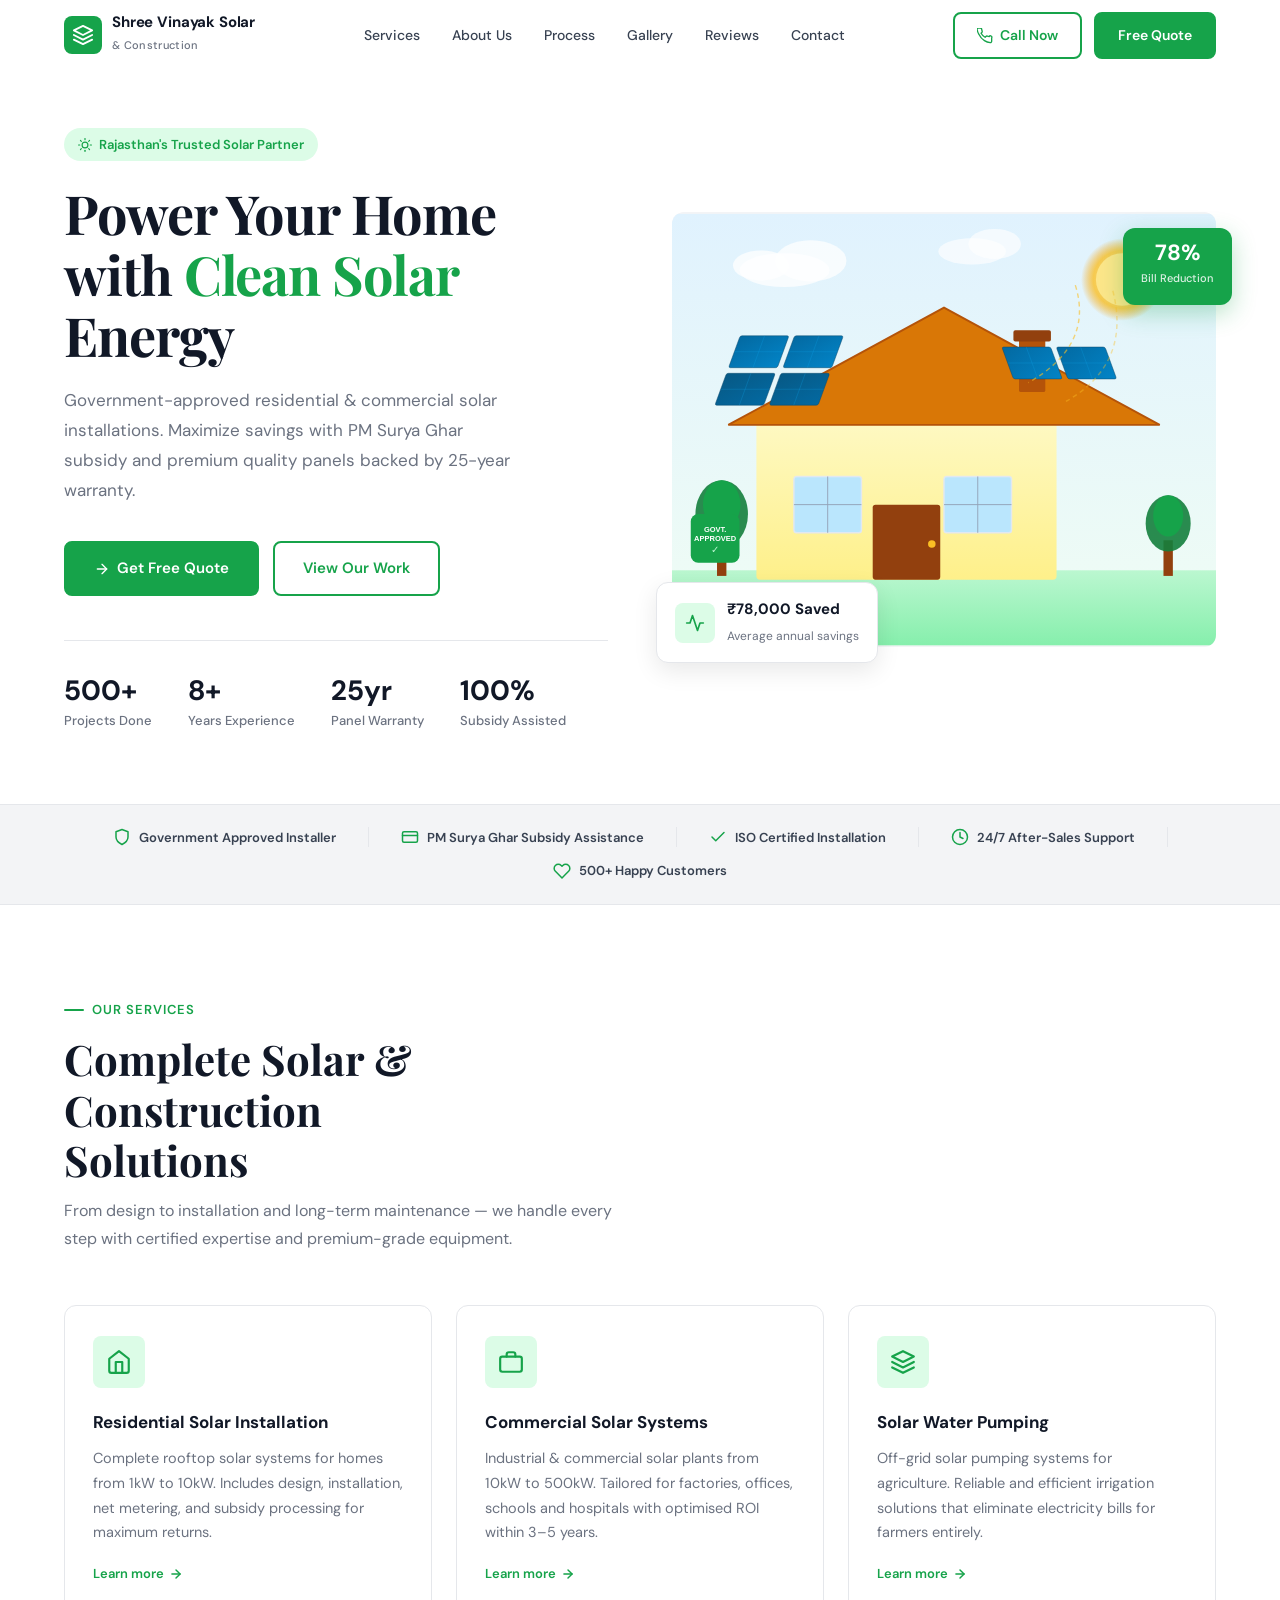
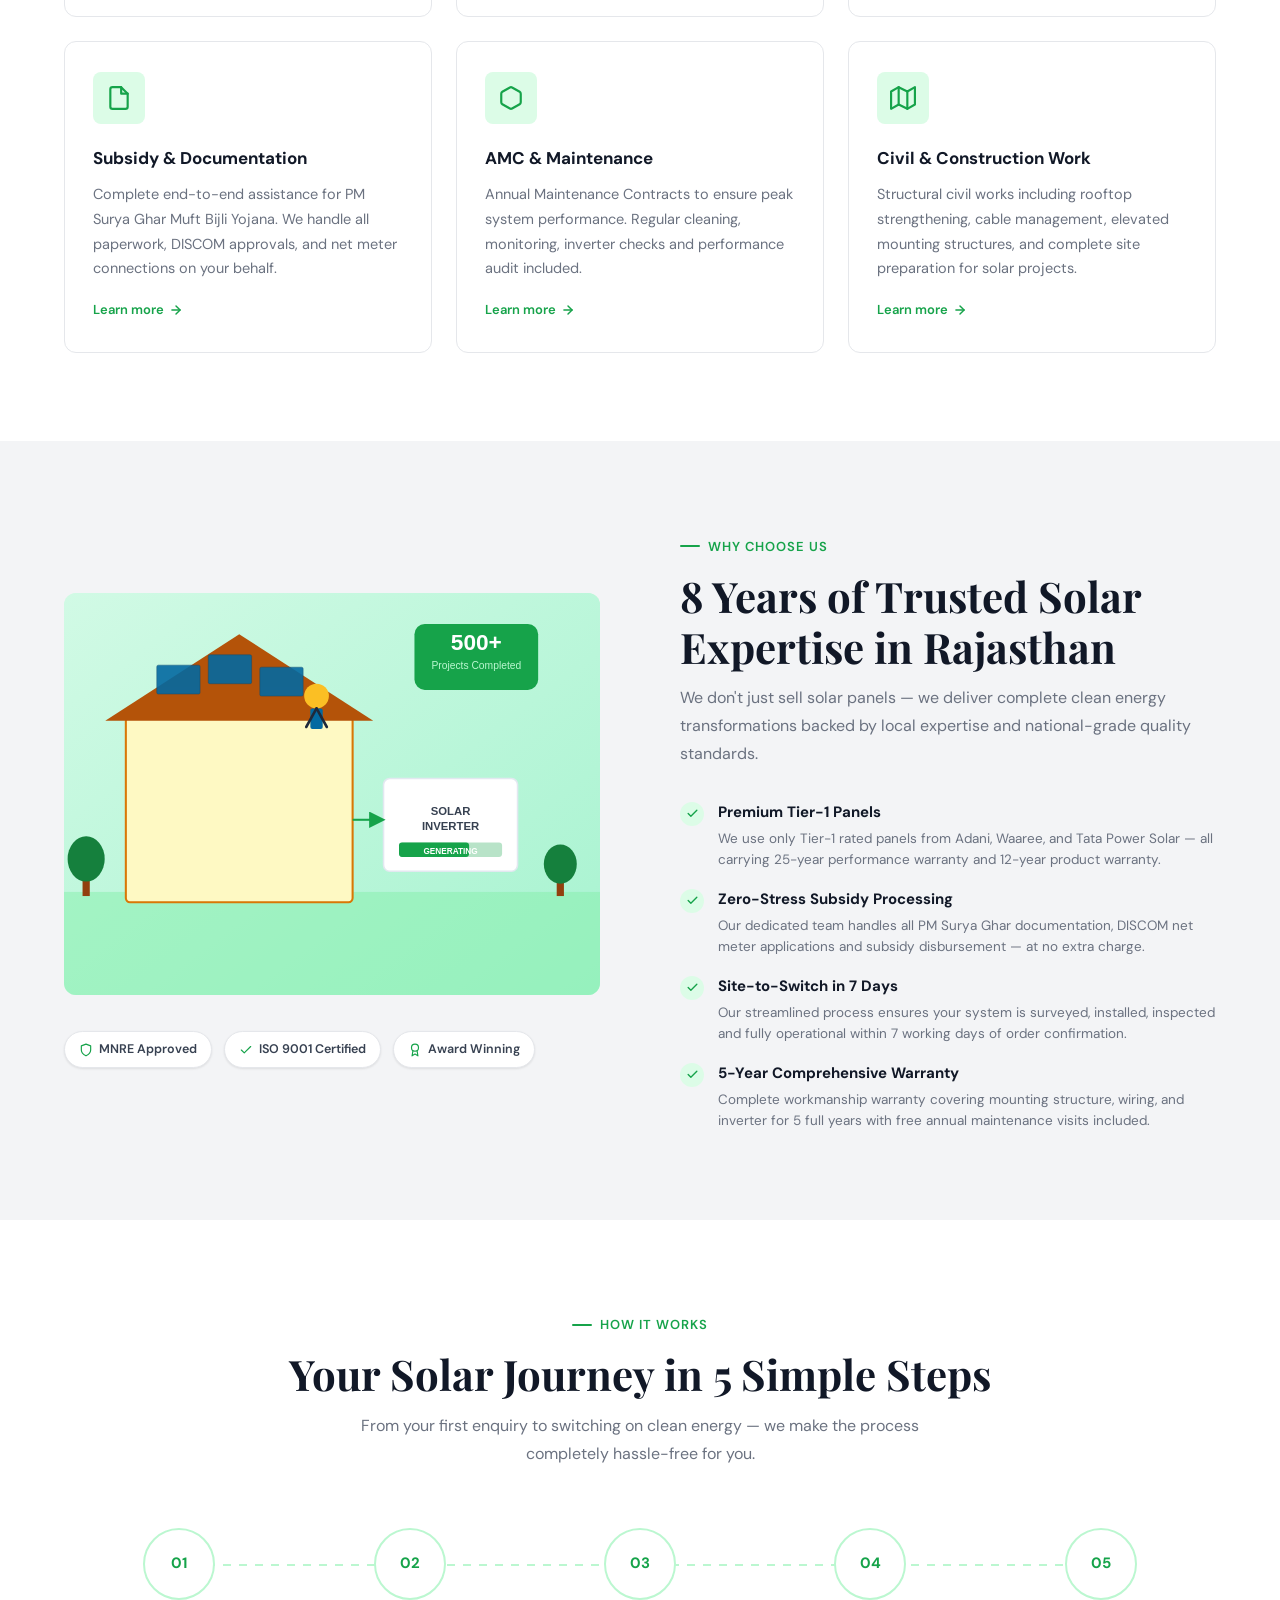
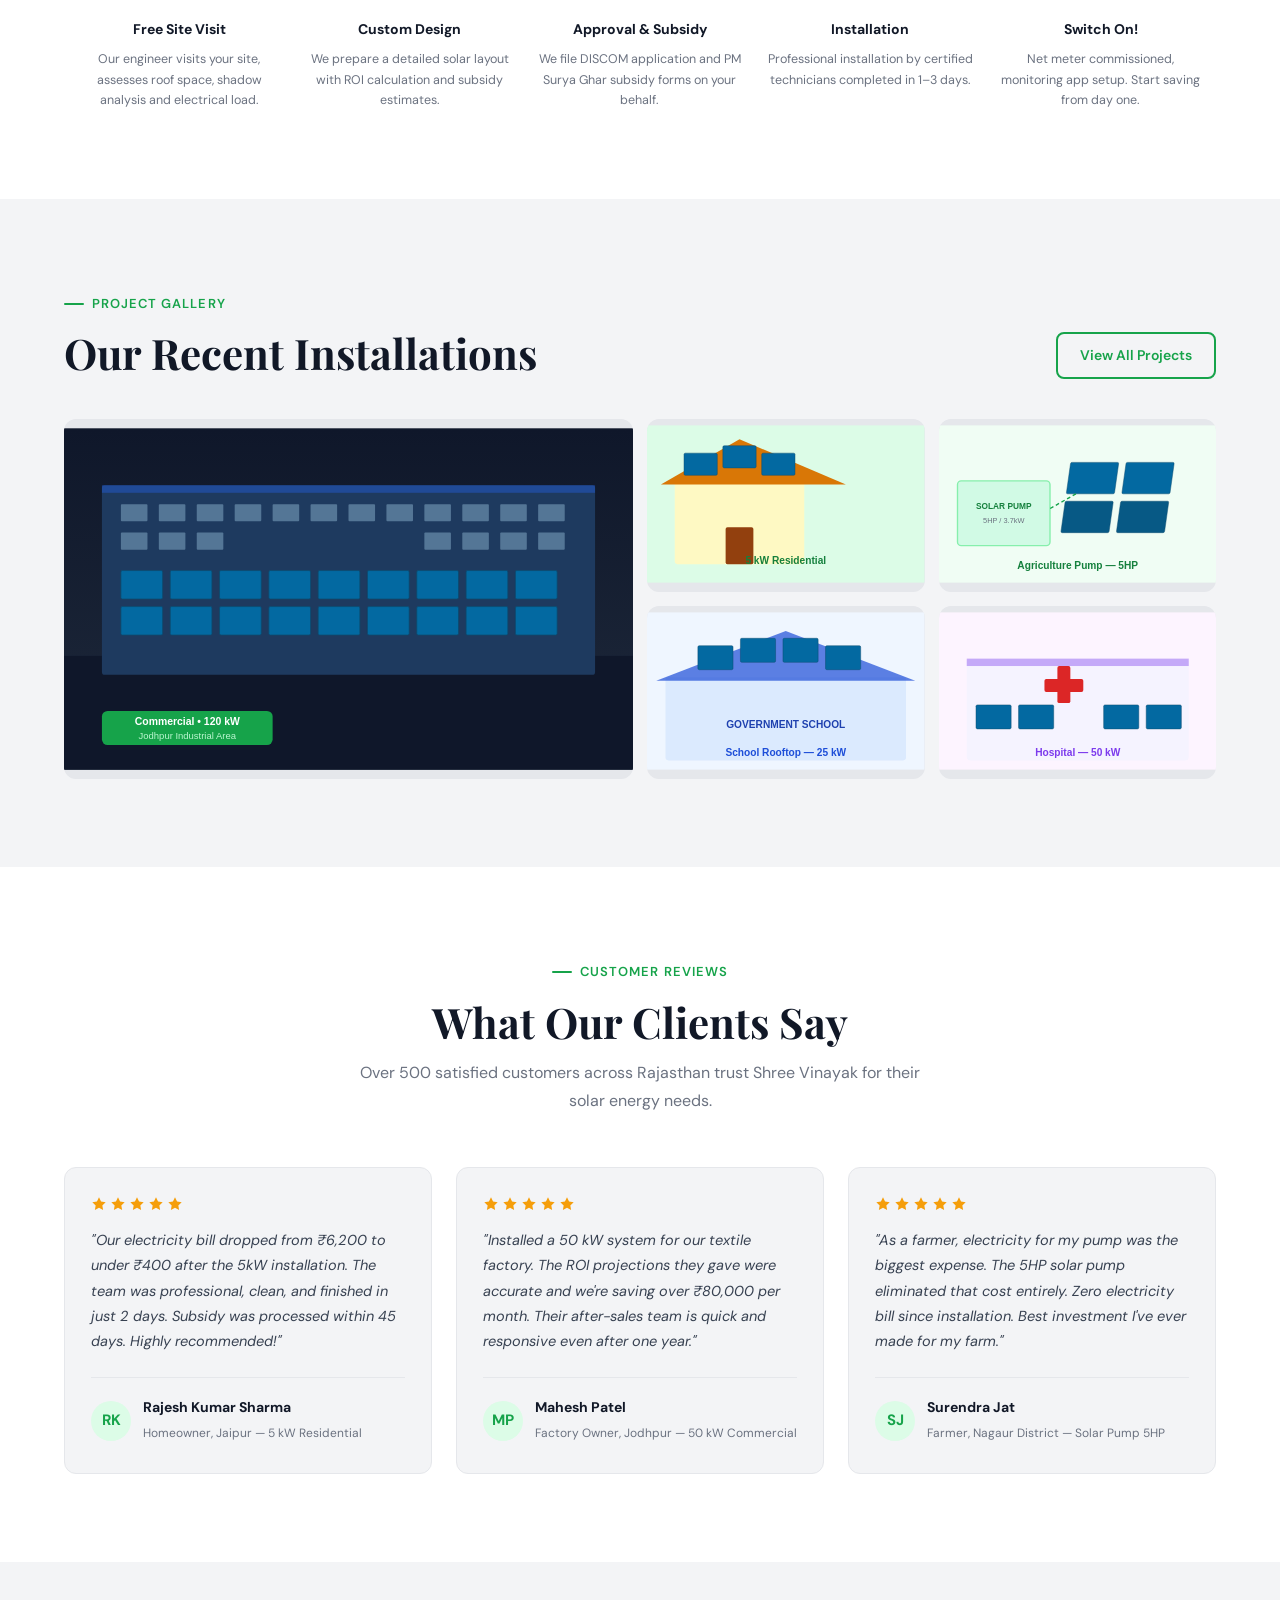
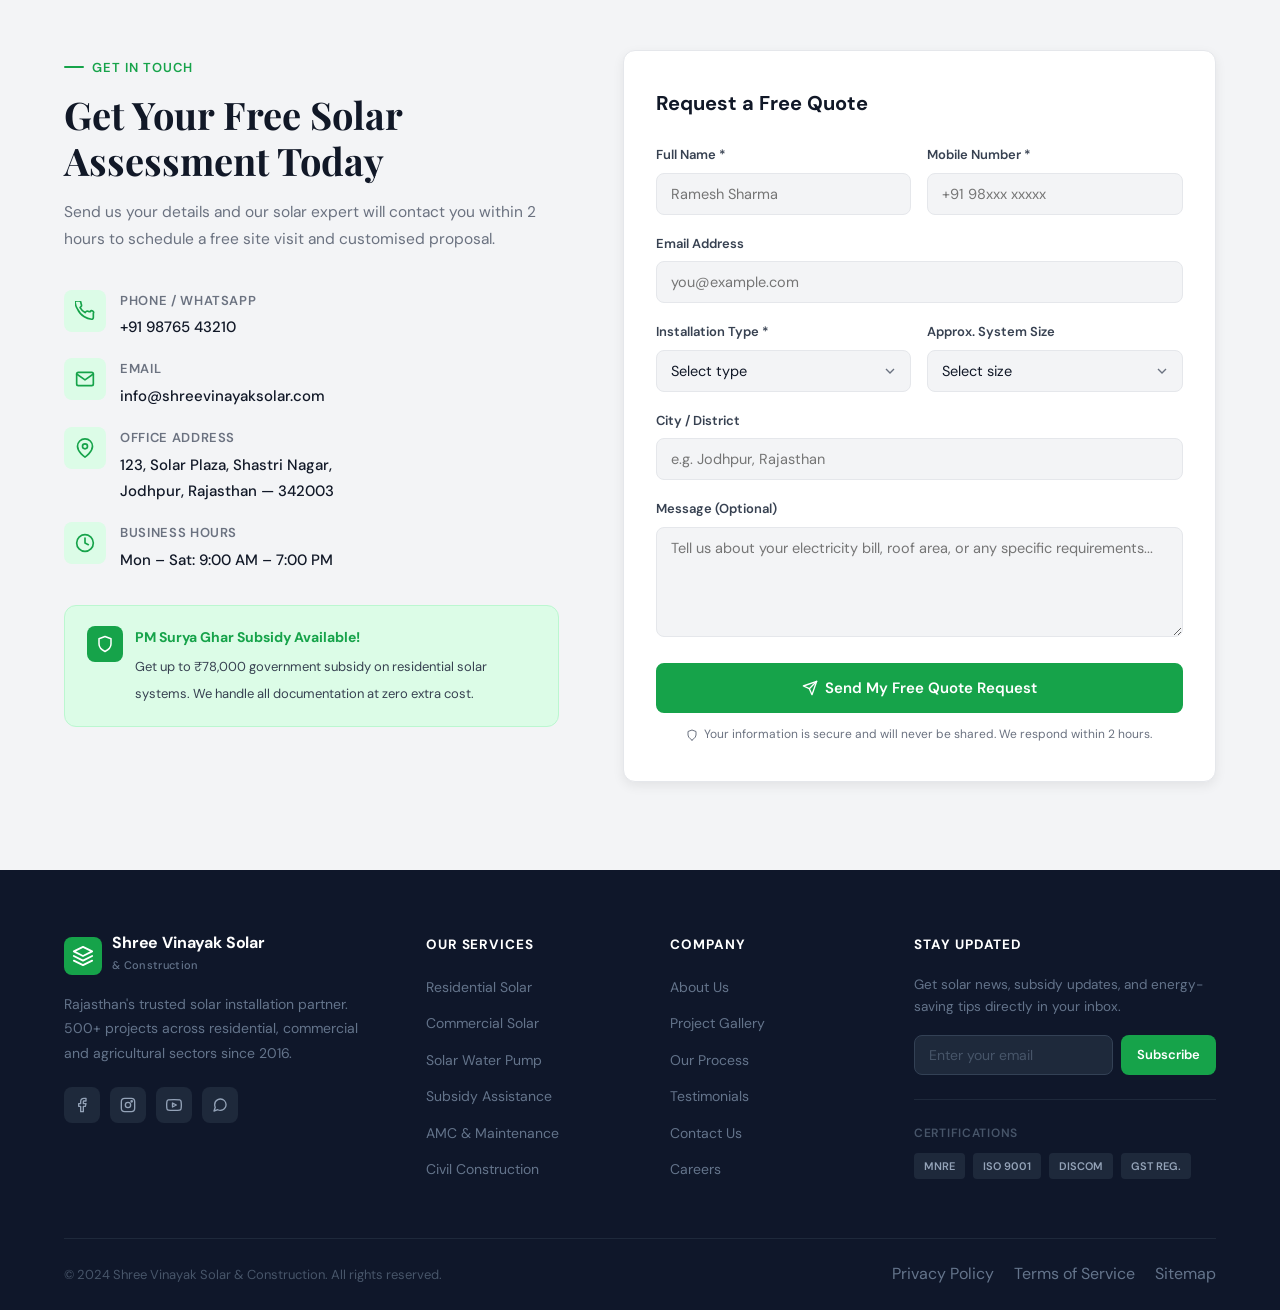
<file: newdesign1.html>
<!DOCTYPE html>
<html lang="en">
<head>
  <meta charset="UTF-8" />
  <meta name="viewport" content="width=device-width, initial-scale=1.0" />
  <title>Shree Vinayak Solar & Construction</title>
  <link rel="preconnect" href="https://fonts.googleapis.com" />
  <link rel="preconnect" href="https://fonts.gstatic.com" crossorigin />
  <link href="https://fonts.googleapis.com/css2?family=DM+Sans:ital,opsz,wght@0,9..40,300;0,9..40,400;0,9..40,500;0,9..40,600;0,9..40,700;1,9..40,400&family=Playfair+Display:wght@600;700&display=swap" rel="stylesheet" />
  <style>
    /* ─── RESET & VARIABLES ─────────────────────────────────── */
    *, *::before, *::after { box-sizing: border-box; margin: 0; padding: 0; }

    :root {
      --green:      #16a34a;
      --green-light:#22c55e;
      --green-pale: #dcfce7;
      --green-mid:  #bbf7d0;
      --bg:         #ffffff;
      --bg-section: #f3f4f6;
      --text:       #111827;
      --text-mid:   #374151;
      --text-soft:  #6b7280;
      --border:     #e5e7eb;
      --shadow-xs:  0 1px 3px rgba(0,0,0,.06), 0 1px 2px rgba(0,0,0,.04);
      --shadow-sm:  0 4px 12px rgba(0,0,0,.07);
      --shadow-md:  0 8px 24px rgba(0,0,0,.09);
      --radius-sm:  8px;
      --radius-md:  12px;
      --max-w:      1200px;
      --font-body:  'DM Sans', sans-serif;
      --font-display:'Playfair Display', serif;
      --nav-h:      72px;
    }

    html { scroll-behavior: smooth; }

    body {
      font-family: var(--font-body);
      color: var(--text);
      background: var(--bg);
      line-height: 1.65;
      font-size: 16px;
      overflow-x: hidden;
    }

    img { display: block; max-width: 100%; }
    a { color: inherit; text-decoration: none; }
    ul { list-style: none; }
    button { cursor: pointer; font-family: var(--font-body); }

    .container {
      max-width: var(--max-w);
      margin-inline: auto;
      padding-inline: 24px;
    }

    /* ─── FADE-IN ANIMATION ─────────────────────────────────── */
    .reveal {
      opacity: 0;
      transform: translateY(28px);
      transition: opacity .65s cubic-bezier(.4,0,.2,1), transform .65s cubic-bezier(.4,0,.2,1);
    }
    .reveal.visible {
      opacity: 1;
      transform: translateY(0);
    }
    .reveal-delay-1 { transition-delay: .1s; }
    .reveal-delay-2 { transition-delay: .2s; }
    .reveal-delay-3 { transition-delay: .3s; }
    .reveal-delay-4 { transition-delay: .4s; }
    .reveal-delay-5 { transition-delay: .5s; }

    /* ─── SECTION LABEL ─────────────────────────────────────── */
    .section-label {
      display: inline-flex;
      align-items: center;
      gap: 8px;
      font-size: 13px;
      font-weight: 600;
      letter-spacing: .08em;
      text-transform: uppercase;
      color: var(--green);
      margin-bottom: 14px;
    }
    .section-label::before {
      content: '';
      display: block;
      width: 20px;
      height: 2px;
      background: var(--green);
      border-radius: 2px;
    }

    .section-title {
      font-family: var(--font-display);
      font-size: clamp(28px, 3.5vw, 42px);
      font-weight: 700;
      line-height: 1.2;
      color: var(--text);
    }

    .section-sub {
      font-size: 16px;
      color: var(--text-soft);
      max-width: 560px;
      margin-top: 12px;
      line-height: 1.75;
    }

    /* ─── NAVBAR ────────────────────────────────────────────── */
    #navbar {
      position: fixed;
      top: 0; left: 0; right: 0;
      z-index: 1000;
      height: var(--nav-h);
      background: rgba(255,255,255,.95);
      backdrop-filter: blur(10px);
      border-bottom: 1px solid transparent;
      transition: border-color .3s, box-shadow .3s;
    }
    #navbar.scrolled {
      border-color: var(--border);
      box-shadow: var(--shadow-xs);
    }

    .nav-inner {
      display: flex;
      align-items: center;
      justify-content: space-between;
      height: 100%;
    }

    .nav-logo {
      display: flex;
      align-items: center;
      gap: 10px;
    }
    .nav-logo-icon {
      width: 38px;
      height: 38px;
      background: var(--green);
      border-radius: var(--radius-sm);
      display: grid;
      place-items: center;
      flex-shrink: 0;
    }
    .nav-logo-icon svg { width: 22px; height: 22px; }
    .nav-logo-text strong {
      display: block;
      font-size: 15px;
      font-weight: 700;
      line-height: 1.1;
      letter-spacing: -.01em;
    }
    .nav-logo-text span {
      font-size: 11px;
      color: var(--text-soft);
      font-weight: 500;
      letter-spacing: .03em;
    }

    .nav-links {
      display: flex;
      align-items: center;
      gap: 4px;
    }
    .nav-links a {
      padding: 7px 14px;
      font-size: 14px;
      font-weight: 500;
      color: var(--text-mid);
      border-radius: 6px;
      transition: color .2s, background .2s;
    }
    .nav-links a:hover, .nav-links a.active {
      color: var(--green);
      background: var(--green-pale);
    }

    .nav-cta {
      display: flex;
      align-items: center;
      gap: 12px;
    }
    .btn {
      display: inline-flex;
      align-items: center;
      gap: 7px;
      padding: 10px 22px;
      font-size: 14px;
      font-weight: 600;
      border-radius: var(--radius-sm);
      border: 2px solid transparent;
      transition: background .2s, color .2s, border-color .2s, transform .15s, box-shadow .2s;
      white-space: nowrap;
    }
    .btn-primary {
      background: var(--green);
      color: #fff;
      border-color: var(--green);
    }
    .btn-primary:hover {
      background: #15803d;
      border-color: #15803d;
      transform: translateY(-1px);
      box-shadow: 0 6px 18px rgba(22,163,74,.25);
    }
    .btn-outline {
      background: transparent;
      color: var(--green);
      border-color: var(--green);
    }
    .btn-outline:hover {
      background: var(--green-pale);
      transform: translateY(-1px);
    }
    .btn-lg {
      padding: 13px 28px;
      font-size: 15px;
    }
    .btn svg { width: 16px; height: 16px; flex-shrink: 0; }

    .hamburger {
      display: none;
      flex-direction: column;
      gap: 5px;
      padding: 8px;
      background: none;
      border: none;
    }
    .hamburger span {
      display: block;
      width: 22px;
      height: 2px;
      background: var(--text);
      border-radius: 2px;
      transition: transform .3s, opacity .3s;
    }
    .hamburger.open span:nth-child(1) { transform: translateY(7px) rotate(45deg); }
    .hamburger.open span:nth-child(2) { opacity: 0; }
    .hamburger.open span:nth-child(3) { transform: translateY(-7px) rotate(-45deg); }

    .mobile-menu {
      display: none;
      position: fixed;
      top: var(--nav-h);
      left: 0; right: 0;
      background: #fff;
      border-bottom: 1px solid var(--border);
      padding: 16px 24px 24px;
      box-shadow: var(--shadow-md);
      z-index: 999;
    }
    .mobile-menu.open { display: block; }
    .mobile-menu a {
      display: block;
      padding: 11px 0;
      font-size: 15px;
      font-weight: 500;
      color: var(--text-mid);
      border-bottom: 1px solid var(--border);
    }
    .mobile-menu a:last-of-type { border-bottom: none; }
    .mobile-menu .btn { width: 100%; justify-content: center; margin-top: 16px; }

    /* ─── HERO ──────────────────────────────────────────────── */
    #hero {
      padding-top: calc(var(--nav-h) + 56px);
      padding-bottom: 72px;
      background: var(--bg);
    }

    .hero-grid {
      display: grid;
      grid-template-columns: 1fr 1fr;
      gap: 64px;
      align-items: center;
    }

    .hero-badge {
      display: inline-flex;
      align-items: center;
      gap: 7px;
      background: var(--green-pale);
      color: var(--green);
      padding: 6px 14px;
      border-radius: 100px;
      font-size: 13px;
      font-weight: 600;
      margin-bottom: 22px;
    }
    .hero-badge svg { width: 14px; height: 14px; }

    .hero-title {
      font-family: var(--font-display);
      font-size: clamp(34px, 4.5vw, 54px);
      font-weight: 700;
      line-height: 1.13;
      letter-spacing: -.02em;
      color: var(--text);
      margin-bottom: 20px;
    }
    .hero-title .accent { color: var(--green); }

    .hero-desc {
      font-size: 17px;
      color: var(--text-soft);
      line-height: 1.75;
      margin-bottom: 36px;
      max-width: 460px;
    }

    .hero-btns {
      display: flex;
      gap: 14px;
      flex-wrap: wrap;
      margin-bottom: 44px;
    }

    .hero-stats {
      display: flex;
      gap: 36px;
      padding-top: 36px;
      border-top: 1px solid var(--border);
    }
    .stat-item strong {
      display: block;
      font-size: 28px;
      font-weight: 700;
      color: var(--text);
      line-height: 1;
    }
    .stat-item span {
      font-size: 13px;
      color: var(--text-soft);
      font-weight: 500;
      margin-top: 5px;
      display: block;
    }

    .hero-visual {
      position: relative;
    }
    .hero-img-wrap {
      border-radius: var(--radius-md);
      overflow: hidden;
      aspect-ratio: 5/4;
      background: var(--bg-section);
      position: relative;
    }

    /* SVG solar panel illustration */
    .hero-illustration {
      width: 100%;
      height: 100%;
    }

    .hero-card {
      position: absolute;
      bottom: -16px;
      left: -16px;
      background: #fff;
      border-radius: var(--radius-md);
      padding: 14px 18px;
      box-shadow: var(--shadow-md);
      display: flex;
      align-items: center;
      gap: 12px;
      border: 1px solid var(--border);
    }
    .hero-card-icon {
      width: 40px;
      height: 40px;
      background: var(--green-pale);
      border-radius: 8px;
      display: grid;
      place-items: center;
      flex-shrink: 0;
    }
    .hero-card-icon svg { width: 20px; height: 20px; color: var(--green); }
    .hero-card strong { display: block; font-size: 15px; font-weight: 700; }
    .hero-card span { font-size: 12px; color: var(--text-soft); }

    .hero-card-2 {
      position: absolute;
      top: 16px;
      right: -16px;
      background: var(--green);
      color: #fff;
      border-radius: var(--radius-md);
      padding: 14px 18px;
      box-shadow: 0 8px 24px rgba(22,163,74,.3);
      text-align: center;
    }
    .hero-card-2 strong { display: block; font-size: 22px; font-weight: 700; line-height: 1; }
    .hero-card-2 span { font-size: 11px; opacity: .85; font-weight: 500; }

    /* ─── TRUST BADGES ──────────────────────────────────────── */
    #trust {
      background: var(--bg-section);
      border-top: 1px solid var(--border);
      border-bottom: 1px solid var(--border);
      padding: 22px 0;
    }

    .trust-inner {
      display: flex;
      align-items: center;
      justify-content: center;
      flex-wrap: wrap;
      gap: 12px 32px;
    }

    .trust-badge {
      display: inline-flex;
      align-items: center;
      gap: 8px;
      font-size: 13px;
      font-weight: 600;
      color: var(--text-mid);
      white-space: nowrap;
    }
    .trust-badge svg {
      width: 18px;
      height: 18px;
      color: var(--green);
      flex-shrink: 0;
    }

    .trust-divider {
      width: 1px;
      height: 20px;
      background: var(--border);
    }

    /* ─── SERVICES ──────────────────────────────────────────── */
    #services {
      padding: 88px 0;
      background: var(--bg);
    }

    .services-header {
      max-width: 560px;
      margin-bottom: 52px;
    }

    .services-grid {
      display: grid;
      grid-template-columns: repeat(3, 1fr);
      gap: 24px;
    }

    .service-card {
      background: var(--bg);
      border: 1px solid var(--border);
      border-radius: var(--radius-md);
      padding: 30px 28px;
      transition: transform .25s, box-shadow .25s, border-color .25s;
    }
    .service-card:hover {
      transform: translateY(-4px);
      box-shadow: var(--shadow-md);
      border-color: var(--green-mid);
    }

    .service-icon {
      width: 52px;
      height: 52px;
      background: var(--green-pale);
      border-radius: var(--radius-sm);
      display: grid;
      place-items: center;
      margin-bottom: 20px;
      transition: background .25s;
    }
    .service-card:hover .service-icon { background: var(--green-mid); }
    .service-icon svg { width: 26px; height: 26px; color: var(--green); }

    .service-card h3 {
      font-size: 17px;
      font-weight: 700;
      margin-bottom: 10px;
      color: var(--text);
    }
    .service-card p {
      font-size: 14.5px;
      color: var(--text-soft);
      line-height: 1.7;
    }

    .service-link {
      display: inline-flex;
      align-items: center;
      gap: 5px;
      margin-top: 18px;
      font-size: 13px;
      font-weight: 600;
      color: var(--green);
    }
    .service-link svg { width: 14px; height: 14px; }

    /* ─── WHY US ─────────────────────────────────────────────── */
    #why {
      padding: 88px 0;
      background: var(--bg-section);
    }

    .why-grid {
      display: grid;
      grid-template-columns: 1fr 1fr;
      gap: 80px;
      align-items: center;
    }

    .why-visual {
      position: relative;
    }

    .why-img-wrap {
      border-radius: var(--radius-md);
      overflow: hidden;
      aspect-ratio: 4/3;
      background: linear-gradient(135deg, #dcfce7, #bbf7d0);
      position: relative;
    }

    .why-checklist {
      margin-top: 32px;
      display: flex;
      flex-direction: column;
      gap: 16px;
    }

    .check-item {
      display: flex;
      align-items: flex-start;
      gap: 14px;
    }
    .check-dot {
      width: 24px;
      height: 24px;
      background: var(--green-pale);
      border-radius: 50%;
      display: grid;
      place-items: center;
      flex-shrink: 0;
      margin-top: 2px;
    }
    .check-dot svg { width: 13px; height: 13px; color: var(--green); }
    .check-item h4 { font-size: 15px; font-weight: 700; margin-bottom: 3px; }
    .check-item p { font-size: 13.5px; color: var(--text-soft); line-height: 1.6; }

    .cert-strip {
      display: flex;
      gap: 12px;
      margin-top: 36px;
      flex-wrap: wrap;
    }
    .cert-pill {
      display: inline-flex;
      align-items: center;
      gap: 6px;
      padding: 7px 14px;
      background: #fff;
      border: 1px solid var(--border);
      border-radius: 100px;
      font-size: 12.5px;
      font-weight: 600;
      color: var(--text-mid);
      box-shadow: var(--shadow-xs);
    }
    .cert-pill svg { width: 14px; height: 14px; color: var(--green); }

    /* ─── PROCESS ────────────────────────────────────────────── */
    #process {
      padding: 88px 0;
      background: var(--bg);
    }

    .process-header { text-align: center; margin-bottom: 60px; }
    .process-header .section-sub { margin-inline: auto; }

    .process-steps {
      display: grid;
      grid-template-columns: repeat(5, 1fr);
      gap: 0;
      position: relative;
    }

    .process-steps::before {
      content: '';
      position: absolute;
      top: 36px;
      left: calc(10% + 12px);
      right: calc(10% + 12px);
      height: 2px;
      background: repeating-linear-gradient(90deg, var(--green-mid) 0, var(--green-mid) 8px, transparent 8px, transparent 16px);
    }

    .process-step {
      display: flex;
      flex-direction: column;
      align-items: center;
      text-align: center;
      padding: 0 12px;
      position: relative;
      z-index: 1;
    }

    .process-num {
      width: 72px;
      height: 72px;
      background: var(--bg);
      border: 2px solid var(--green-mid);
      border-radius: 50%;
      display: grid;
      place-items: center;
      margin-bottom: 18px;
      font-size: 15px;
      font-weight: 700;
      color: var(--green);
      transition: background .25s, border-color .25s;
    }

    .process-step:hover .process-num {
      background: var(--green);
      border-color: var(--green);
      color: #fff;
    }

    .process-icon-wrap {
      position: absolute;
      top: 18px;
    }
    .process-icon-wrap svg { width: 28px; height: 28px; }

    .process-step h4 {
      font-size: 14px;
      font-weight: 700;
      color: var(--text);
      margin-bottom: 8px;
    }
    .process-step p {
      font-size: 12.5px;
      color: var(--text-soft);
      line-height: 1.65;
    }

    /* ─── GALLERY ────────────────────────────────────────────── */
    #gallery {
      padding: 88px 0;
      background: var(--bg-section);
    }

    .gallery-header {
      display: flex;
      align-items: flex-end;
      justify-content: space-between;
      margin-bottom: 40px;
      gap: 24px;
      flex-wrap: wrap;
    }

    .gallery-grid {
      display: grid;
      grid-template-columns: repeat(4, 1fr);
      grid-template-rows: auto auto;
      gap: 14px;
    }

    .gallery-item {
      border-radius: var(--radius-md);
      overflow: hidden;
      position: relative;
      background: var(--border);
      cursor: pointer;
    }
    .gallery-item:nth-child(1) {
      grid-column: span 2;
      grid-row: span 2;
    }

    .gallery-img {
      width: 100%;
      height: 100%;
      object-fit: cover;
      transition: transform .4s cubic-bezier(.4,0,.2,1);
    }

    .gallery-item:hover .gallery-img { transform: scale(1.04); }

    .gallery-overlay {
      position: absolute;
      inset: 0;
      background: rgba(22,163,74,.0);
      display: flex;
      align-items: flex-end;
      padding: 18px;
      transition: background .3s;
    }
    .gallery-item:hover .gallery-overlay {
      background: rgba(22,163,74,.75);
    }
    .gallery-caption {
      opacity: 0;
      transform: translateY(8px);
      transition: opacity .3s, transform .3s;
      color: #fff;
    }
    .gallery-item:hover .gallery-caption {
      opacity: 1;
      transform: translateY(0);
    }
    .gallery-caption strong { display: block; font-size: 15px; font-weight: 700; }
    .gallery-caption span { font-size: 12px; opacity: .85; }

    /* SVG placeholder illustrations for gallery */
    .gallery-placeholder {
      width: 100%;
      display: block;
    }
    .gallery-item:nth-child(1) .gallery-placeholder { min-height: 360px; }
    .gallery-item .gallery-placeholder { min-height: 170px; }

    /* ─── TESTIMONIALS ───────────────────────────────────────── */
    #testimonials {
      padding: 88px 0;
      background: var(--bg);
    }

    .testimonials-header { text-align: center; margin-bottom: 52px; }
    .testimonials-header .section-sub { margin-inline: auto; }

    .testimonials-grid {
      display: grid;
      grid-template-columns: repeat(3, 1fr);
      gap: 24px;
    }

    .testi-card {
      background: var(--bg-section);
      border: 1px solid var(--border);
      border-radius: var(--radius-md);
      padding: 28px 26px;
      transition: box-shadow .25s, transform .25s;
    }
    .testi-card:hover {
      box-shadow: var(--shadow-md);
      transform: translateY(-3px);
    }

    .testi-stars {
      display: flex;
      gap: 3px;
      margin-bottom: 16px;
    }
    .testi-stars svg { width: 16px; height: 16px; color: #f59e0b; fill: #f59e0b; }

    .testi-text {
      font-size: 14.5px;
      color: var(--text-mid);
      line-height: 1.75;
      margin-bottom: 22px;
      font-style: italic;
    }

    .testi-author {
      display: flex;
      align-items: center;
      gap: 12px;
      padding-top: 18px;
      border-top: 1px solid var(--border);
    }
    .testi-avatar {
      width: 40px;
      height: 40px;
      border-radius: 50%;
      background: var(--green-pale);
      display: grid;
      place-items: center;
      font-size: 15px;
      font-weight: 700;
      color: var(--green);
      flex-shrink: 0;
    }
    .testi-author strong { display: block; font-size: 14px; font-weight: 700; }
    .testi-author span { font-size: 12px; color: var(--text-soft); }

    /* ─── CONTACT ────────────────────────────────────────────── */
    #contact {
      padding: 88px 0;
      background: var(--bg-section);
    }

    .contact-grid {
      display: grid;
      grid-template-columns: 1fr 1.2fr;
      gap: 64px;
      align-items: start;
    }

    .contact-info-block {
      margin-bottom: 36px;
    }
    .contact-info-block h2 {
      font-family: var(--font-display);
      font-size: clamp(26px, 3vw, 38px);
      font-weight: 700;
      line-height: 1.2;
      margin-bottom: 16px;
    }
    .contact-info-block p {
      font-size: 15.5px;
      color: var(--text-soft);
      line-height: 1.75;
    }

    .contact-details {
      display: flex;
      flex-direction: column;
      gap: 18px;
      margin-bottom: 32px;
    }
    .contact-row {
      display: flex;
      align-items: flex-start;
      gap: 14px;
    }
    .contact-icon {
      width: 42px;
      height: 42px;
      background: var(--green-pale);
      border-radius: var(--radius-sm);
      display: grid;
      place-items: center;
      flex-shrink: 0;
    }
    .contact-icon svg { width: 20px; height: 20px; color: var(--green); }
    .contact-row strong { display: block; font-size: 13px; font-weight: 600; color: var(--text-soft); text-transform: uppercase; letter-spacing: .05em; margin-bottom: 3px; }
    .contact-row span, .contact-row a { font-size: 15px; color: var(--text); font-weight: 500; }
    .contact-row a:hover { color: var(--green); }

    .contact-form-wrap {
      background: var(--bg);
      border: 1px solid var(--border);
      border-radius: var(--radius-md);
      padding: 36px 32px;
      box-shadow: var(--shadow-sm);
    }

    .form-title {
      font-size: 20px;
      font-weight: 700;
      margin-bottom: 24px;
      color: var(--text);
    }

    .form-row {
      display: grid;
      grid-template-columns: 1fr 1fr;
      gap: 16px;
    }

    .form-group {
      margin-bottom: 18px;
    }
    .form-group label {
      display: block;
      font-size: 13px;
      font-weight: 600;
      color: var(--text-mid);
      margin-bottom: 7px;
    }
    .form-group input,
    .form-group select,
    .form-group textarea {
      width: 100%;
      padding: 11px 14px;
      font-size: 14.5px;
      font-family: var(--font-body);
      color: var(--text);
      background: var(--bg-section);
      border: 1.5px solid var(--border);
      border-radius: var(--radius-sm);
      transition: border-color .2s, box-shadow .2s;
      outline: none;
      appearance: none;
    }
    .form-group input:focus,
    .form-group select:focus,
    .form-group textarea:focus {
      border-color: var(--green);
      box-shadow: 0 0 0 3px rgba(22,163,74,.12);
      background: #fff;
    }
    .form-group textarea { resize: vertical; min-height: 110px; }
    .form-group select {
      background-image: url("data:image/svg+xml,%3Csvg xmlns='http://www.w3.org/2000/svg' width='16' height='16' viewBox='0 0 24 24' fill='none' stroke='%236b7280' stroke-width='2'%3E%3Cpolyline points='6 9 12 15 18 9'%3E%3C/polyline%3E%3C/svg%3E");
      background-repeat: no-repeat;
      background-position: right 12px center;
      padding-right: 36px;
    }

    .form-submit { width: 100%; justify-content: center; padding: 13px; font-size: 15px; }

    .form-note {
      text-align: center;
      font-size: 12px;
      color: var(--text-soft);
      margin-top: 12px;
    }
    .form-note svg { width: 12px; height: 12px; vertical-align: middle; margin-right: 3px; }

    /* Toast */
    .toast {
      position: fixed;
      bottom: 32px;
      right: 32px;
      background: var(--green);
      color: #fff;
      padding: 14px 20px;
      border-radius: var(--radius-sm);
      font-size: 14px;
      font-weight: 600;
      box-shadow: var(--shadow-md);
      transform: translateY(80px);
      opacity: 0;
      transition: transform .4s, opacity .4s;
      z-index: 9999;
      display: flex;
      align-items: center;
      gap: 9px;
    }
    .toast.show { transform: translateY(0); opacity: 1; }
    .toast svg { width: 18px; height: 18px; }

    /* ─── FOOTER ─────────────────────────────────────────────── */
    #footer {
      background: #0f172a;
      color: #94a3b8;
      padding: 64px 0 0;
    }

    .footer-grid {
      display: grid;
      grid-template-columns: 1.6fr 1fr 1fr 1.2fr;
      gap: 48px;
      padding-bottom: 56px;
      border-bottom: 1px solid #1e293b;
    }

    .footer-brand .nav-logo-text strong { color: #fff; font-size: 16px; }
    .footer-brand .nav-logo-text span { color: #64748b; }
    .footer-tagline {
      font-size: 14px;
      line-height: 1.75;
      color: #64748b;
      margin-top: 14px;
      margin-bottom: 22px;
    }

    .footer-social {
      display: flex;
      gap: 10px;
    }
    .social-btn {
      width: 36px;
      height: 36px;
      background: #1e293b;
      border-radius: 8px;
      display: grid;
      place-items: center;
      transition: background .2s;
    }
    .social-btn:hover { background: var(--green); }
    .social-btn svg { width: 16px; height: 16px; color: #94a3b8; }
    .social-btn:hover svg { color: #fff; }

    .footer-col h4 {
      color: #fff;
      font-size: 13.5px;
      font-weight: 700;
      text-transform: uppercase;
      letter-spacing: .07em;
      margin-bottom: 18px;
    }
    .footer-col ul { display: flex; flex-direction: column; gap: 10px; }
    .footer-col ul a {
      font-size: 14px;
      color: #64748b;
      transition: color .2s;
    }
    .footer-col ul a:hover { color: #22c55e; }

    .footer-newsletter p {
      font-size: 13.5px;
      color: #64748b;
      line-height: 1.65;
      margin-bottom: 16px;
    }
    .newsletter-form {
      display: flex;
      gap: 8px;
    }
    .newsletter-form input {
      flex: 1;
      padding: 10px 14px;
      font-family: var(--font-body);
      font-size: 14px;
      background: #1e293b;
      border: 1.5px solid #334155;
      border-radius: var(--radius-sm);
      color: #fff;
      outline: none;
      transition: border-color .2s;
    }
    .newsletter-form input::placeholder { color: #475569; }
    .newsletter-form input:focus { border-color: var(--green); }
    .newsletter-form button {
      padding: 10px 16px;
      background: var(--green);
      color: #fff;
      border: none;
      border-radius: var(--radius-sm);
      font-size: 13px;
      font-weight: 600;
      transition: background .2s;
      white-space: nowrap;
    }
    .newsletter-form button:hover { background: #15803d; }

    .footer-bottom {
      display: flex;
      align-items: center;
      justify-content: space-between;
      gap: 16px;
      padding: 22px 0;
      flex-wrap: wrap;
    }
    .footer-bottom p { font-size: 13px; color: #475569; }
    .footer-bottom a { color: #64748b; }
    .footer-bottom a:hover { color: #22c55e; }
    .footer-legal { display: flex; gap: 20px; }

    /* ─── FLOATING CTA ───────────────────────────────────────── */
    .floating-cta {
      position: fixed;
      bottom: 28px;
      left: 50%;
      transform: translateX(-50%) translateY(80px);
      z-index: 998;
      background: var(--green);
      color: #fff;
      padding: 12px 24px;
      border-radius: 100px;
      font-size: 14px;
      font-weight: 600;
      box-shadow: 0 8px 28px rgba(22,163,74,.35);
      display: none;
      align-items: center;
      gap: 8px;
      border: none;
      transition: transform .4s cubic-bezier(.4,0,.2,1), opacity .4s;
      opacity: 0;
      white-space: nowrap;
    }
    .floating-cta.visible {
      opacity: 1;
      transform: translateX(-50%) translateY(0);
    }
    .floating-cta svg { width: 16px; height: 16px; }

    /* ─── BACK TO TOP ─────────────────────────────────────────── */
    #back-top {
      position: fixed;
      bottom: 28px;
      right: 28px;
      z-index: 998;
      width: 44px;
      height: 44px;
      background: #fff;
      border: 1.5px solid var(--border);
      border-radius: 10px;
      display: grid;
      place-items: center;
      box-shadow: var(--shadow-sm);
      opacity: 0;
      pointer-events: none;
      transition: opacity .3s, transform .2s;
      cursor: pointer;
    }
    #back-top.show { opacity: 1; pointer-events: auto; }
    #back-top:hover { transform: translateY(-2px); }
    #back-top svg { width: 18px; height: 18px; color: var(--text-mid); }

    /* ─── RESPONSIVE ─────────────────────────────────────────── */
    @media (max-width: 1024px) {
      .services-grid { grid-template-columns: repeat(2, 1fr); }
      .testimonials-grid { grid-template-columns: repeat(2, 1fr); }
      .footer-grid { grid-template-columns: 1fr 1fr; gap: 36px; }
      .process-steps::before { display: none; }
      .process-steps { grid-template-columns: repeat(3, 1fr); gap: 24px; }
    }

    @media (max-width: 768px) {
      :root { --nav-h: 64px; }

      .nav-links, .nav-cta { display: none; }
      .hamburger { display: flex; }

      .hero-grid { grid-template-columns: 1fr; gap: 44px; }
      .hero-card-2 { right: 0; }
      .hero-stats { gap: 24px; flex-wrap: wrap; }

      .why-grid { grid-template-columns: 1fr; gap: 40px; }
      .contact-grid { grid-template-columns: 1fr; gap: 40px; }
      .gallery-grid { grid-template-columns: 1fr 1fr; }
      .gallery-item:nth-child(1) { grid-column: span 2; grid-row: span 1; }

      .services-grid { grid-template-columns: 1fr; }
      .testimonials-grid { grid-template-columns: 1fr; }
      .footer-grid { grid-template-columns: 1fr; }
      .process-steps { grid-template-columns: 1fr 1fr; }

      .form-row { grid-template-columns: 1fr; }

      .floating-cta { display: flex; }
    }

    @media (max-width: 480px) {
      .hero-btns { flex-direction: column; }
      .hero-btns .btn { width: 100%; justify-content: center; }
      .gallery-grid { grid-template-columns: 1fr; }
      .gallery-item:nth-child(1) { grid-column: span 1; }
      .process-steps { grid-template-columns: 1fr; }
      .trust-inner { gap: 10px 20px; }
      .trust-divider { display: none; }
    }
  </style>
</head>
<body>

<!-- ─────────────────────────────── NAVBAR ──── -->
<nav id="navbar">
  <div class="container nav-inner">

    <a href="#hero" class="nav-logo">
      <div class="nav-logo-icon">
        <svg viewBox="0 0 24 24" fill="none" stroke="#fff" stroke-width="2" stroke-linecap="round" stroke-linejoin="round">
          <path d="M12 2L2 7l10 5 10-5-10-5z"/>
          <path d="M2 17l10 5 10-5"/>
          <path d="M2 12l10 5 10-5"/>
        </svg>
      </div>
      <div class="nav-logo-text">
        <strong>Shree Vinayak Solar</strong>
        <span>& Construction</span>
      </div>
    </a>

    <ul class="nav-links">
      <li><a href="#services">Services</a></li>
      <li><a href="#why">About Us</a></li>
      <li><a href="#process">Process</a></li>
      <li><a href="#gallery">Gallery</a></li>
      <li><a href="#testimonials">Reviews</a></li>
      <li><a href="#contact">Contact</a></li>
    </ul>

    <div class="nav-cta">
      <a href="tel:+919876543210" class="btn btn-outline">
        <svg viewBox="0 0 24 24" fill="none" stroke="currentColor" stroke-width="2" stroke-linecap="round" stroke-linejoin="round">
          <path d="M22 16.92v3a2 2 0 01-2.18 2 19.79 19.79 0 01-8.63-3.07A19.5 19.5 0 013.07 9.8 19.79 19.79 0 01.01 1.18 2 2 0 012 0h3a2 2 0 012 1.72c.127.96.361 1.903.7 2.81a2 2 0 01-.45 2.11L6.09 7.91a16 16 0 006 6l1.27-1.27a2 2 0 012.11-.45c.907.339 1.85.573 2.81.7A2 2 0 0122 14.92z"/>
        </svg>
        Call Now
      </a>
      <a href="#contact" class="btn btn-primary">Free Quote</a>
    </div>

    <button class="hamburger" id="hamburger" aria-label="Menu">
      <span></span><span></span><span></span>
    </button>
  </div>
</nav>

<!-- Mobile Menu -->
<div class="mobile-menu" id="mobile-menu">
  <a href="#services" class="mobile-link">Services</a>
  <a href="#why" class="mobile-link">About Us</a>
  <a href="#process" class="mobile-link">Process</a>
  <a href="#gallery" class="mobile-link">Gallery</a>
  <a href="#testimonials" class="mobile-link">Reviews</a>
  <a href="#contact" class="mobile-link">Contact</a>
  <a href="#contact" class="btn btn-primary">Get Free Quote</a>
</div>

<!-- ─────────────────────────────── HERO ──── -->
<section id="hero">
  <div class="container">
    <div class="hero-grid">

      <!-- Left -->
      <div>
        <div class="hero-badge reveal">
          <svg viewBox="0 0 24 24" fill="none" stroke="currentColor" stroke-width="2" stroke-linecap="round" stroke-linejoin="round">
            <circle cx="12" cy="12" r="5"/><line x1="12" y1="1" x2="12" y2="3"/><line x1="12" y1="21" x2="12" y2="23"/><line x1="4.22" y1="4.22" x2="5.64" y2="5.64"/><line x1="18.36" y1="18.36" x2="19.78" y2="19.78"/><line x1="1" y1="12" x2="3" y2="12"/><line x1="21" y1="12" x2="23" y2="12"/><line x1="4.22" y1="19.78" x2="5.64" y2="18.36"/><line x1="18.36" y1="5.64" x2="19.78" y2="4.22"/>
          </svg>
          Rajasthan's Trusted Solar Partner
        </div>

        <h1 class="hero-title reveal reveal-delay-1">
          Power Your Home<br>with <span class="accent">Clean Solar</span><br>Energy
        </h1>

        <p class="hero-desc reveal reveal-delay-2">
          Government-approved residential & commercial solar installations. Maximize savings with PM Surya Ghar subsidy and premium quality panels backed by 25-year warranty.
        </p>

        <div class="hero-btns reveal reveal-delay-3">
          <a href="#contact" class="btn btn-primary btn-lg">
            <svg viewBox="0 0 24 24" fill="none" stroke="currentColor" stroke-width="2" stroke-linecap="round" stroke-linejoin="round">
              <polyline points="5 12 19 12"/><polyline points="12 5 19 12 12 19"/>
            </svg>
            Get Free Quote
          </a>
          <a href="#gallery" class="btn btn-outline btn-lg">View Our Work</a>
        </div>

        <div class="hero-stats reveal reveal-delay-4">
          <div class="stat-item">
            <strong>500+</strong>
            <span>Projects Done</span>
          </div>
          <div class="stat-item">
            <strong>8+</strong>
            <span>Years Experience</span>
          </div>
          <div class="stat-item">
            <strong>25yr</strong>
            <span>Panel Warranty</span>
          </div>
          <div class="stat-item">
            <strong>100%</strong>
            <span>Subsidy Assisted</span>
          </div>
        </div>
      </div>

      <!-- Right: Illustration -->
      <div class="hero-visual reveal reveal-delay-2">
        <div class="hero-img-wrap">
          <svg class="hero-illustration" viewBox="0 0 580 460" xmlns="http://www.w3.org/2000/svg">
            <!-- Sky gradient -->
            <defs>
              <linearGradient id="sky" x1="0" y1="0" x2="0" y2="1">
                <stop offset="0%" stop-color="#e0f2fe"/>
                <stop offset="100%" stop-color="#f0fdf4"/>
              </linearGradient>
              <linearGradient id="panel1" x1="0" y1="0" x2="1" y2="1">
                <stop offset="0%" stop-color="#0369a1"/>
                <stop offset="100%" stop-color="#0284c7"/>
              </linearGradient>
              <linearGradient id="panel2" x1="0" y1="0" x2="1" y2="1">
                <stop offset="0%" stop-color="#075985"/>
                <stop offset="100%" stop-color="#0369a1"/>
              </linearGradient>
              <linearGradient id="grass" x1="0" y1="0" x2="0" y2="1">
                <stop offset="0%" stop-color="#bbf7d0"/>
                <stop offset="100%" stop-color="#86efac"/>
              </linearGradient>
              <linearGradient id="wall" x1="0" y1="0" x2="0" y2="1">
                <stop offset="0%" stop-color="#fef9c3"/>
                <stop offset="100%" stop-color="#fef08a"/>
              </linearGradient>
              <radialGradient id="sun" cx="50%" cy="50%">
                <stop offset="0%" stop-color="#fde68a"/>
                <stop offset="70%" stop-color="#fbbf24"/>
                <stop offset="100%" stop-color="#f59e0b" stop-opacity="0"/>
              </radialGradient>
            </defs>

            <!-- Background -->
            <rect width="580" height="460" fill="url(#sky)"/>

            <!-- Sun -->
            <circle cx="480" cy="70" r="44" fill="url(#sun)" opacity=".8"/>
            <circle cx="480" cy="70" r="28" fill="#fde68a"/>

            <!-- Clouds -->
            <ellipse cx="120" cy="60" rx="48" ry="18" fill="#fff" opacity=".75"/>
            <ellipse cx="148" cy="50" rx="38" ry="22" fill="#fff" opacity=".75"/>
            <ellipse cx="95"  cy="55" rx="30" ry="16" fill="#fff" opacity=".75"/>

            <ellipse cx="320" cy="40" rx="36" ry="14" fill="#fff" opacity=".65"/>
            <ellipse cx="344" cy="32" rx="28" ry="16" fill="#fff" opacity=".65"/>

            <!-- Ground -->
            <rect x="0" y="380" width="580" height="80" fill="url(#grass)"/>

            <!-- House wall -->
            <rect x="90" y="220" width="320" height="170" rx="4" fill="url(#wall)"/>

            <!-- Roof -->
            <polygon points="60,225 290,100 520,225" fill="#d97706"/>
            <polygon points="60,225 290,100 520,225" fill="none" stroke="#b45309" stroke-width="2"/>

            <!-- Chimney -->
            <rect x="370" y="130" width="28" height="60" rx="2" fill="#b45309"/>
            <rect x="364" y="124" width="40" height="12" rx="2" fill="#92400e"/>

            <!-- SOLAR PANELS on roof -->
            <!-- Panel row 1 (left side of roof) -->
            <g transform="skewX(-20) translate(120, 130)">
              <rect x="0"  y="0" width="52" height="34" rx="2" fill="url(#panel1)" stroke="#0c4a6e" stroke-width=".5"/>
              <rect x="58" y="0" width="52" height="34" rx="2" fill="url(#panel1)" stroke="#0c4a6e" stroke-width=".5"/>
              <rect x="0"  y="40" width="52" height="34" rx="2" fill="url(#panel2)" stroke="#0c4a6e" stroke-width=".5"/>
              <rect x="58" y="40" width="52" height="34" rx="2" fill="url(#panel2)" stroke="#0c4a6e" stroke-width=".5"/>
              <!-- Grid lines -->
              <line x1="26" y1="0" x2="26" y2="34" stroke="#0ea5e9" stroke-width=".5" opacity=".5"/>
              <line x1="0"  y1="17" x2="52" y2="17" stroke="#0ea5e9" stroke-width=".5" opacity=".5"/>
              <line x1="84" y1="0" x2="84" y2="34" stroke="#0ea5e9" stroke-width=".5" opacity=".5"/>
              <line x1="58" y1="17" x2="110" y2="17" stroke="#0ea5e9" stroke-width=".5" opacity=".5"/>
              <line x1="26" y1="40" x2="26" y2="74" stroke="#0ea5e9" stroke-width=".5" opacity=".5"/>
              <line x1="0"  y1="57" x2="52" y2="57" stroke="#0ea5e9" stroke-width=".5" opacity=".5"/>
              <line x1="84" y1="40" x2="84" y2="74" stroke="#0ea5e9" stroke-width=".5" opacity=".5"/>
              <line x1="58" y1="57" x2="110" y2="57" stroke="#0ea5e9" stroke-width=".5" opacity=".5"/>
            </g>

            <!-- Panel row 2 (right side) -->
            <g transform="skewX(20) translate(300, 142)">
              <rect x="0"  y="0" width="52" height="34" rx="2" fill="url(#panel1)" stroke="#0c4a6e" stroke-width=".5"/>
              <rect x="58" y="0" width="52" height="34" rx="2" fill="url(#panel1)" stroke="#0c4a6e" stroke-width=".5"/>
              <line x1="26" y1="0" x2="26" y2="34" stroke="#0ea5e9" stroke-width=".5" opacity=".5"/>
              <line x1="0"  y1="17" x2="52" y2="17" stroke="#0ea5e9" stroke-width=".5" opacity=".5"/>
              <line x1="84" y1="0" x2="84" y2="34" stroke="#0ea5e9" stroke-width=".5" opacity=".5"/>
              <line x1="58" y1="17" x2="110" y2="17" stroke="#0ea5e9" stroke-width=".5" opacity=".5"/>
            </g>

            <!-- Windows -->
            <rect x="130" y="280" width="72" height="60" rx="3" fill="#bae6fd" stroke="#e2e8f0" stroke-width="1.5"/>
            <line x1="166" y1="280" x2="166" y2="340" stroke="#94a3b8" stroke-width="1"/>
            <line x1="130" y1="310" x2="202" y2="310" stroke="#94a3b8" stroke-width="1"/>

            <rect x="290" y="280" width="72" height="60" rx="3" fill="#bae6fd" stroke="#e2e8f0" stroke-width="1.5"/>
            <line x1="326" y1="280" x2="326" y2="340" stroke="#94a3b8" stroke-width="1"/>
            <line x1="290" y1="310" x2="362" y2="310" stroke="#94a3b8" stroke-width="1"/>

            <!-- Door -->
            <rect x="214" y="310" width="72" height="80" rx="3" fill="#92400e"/>
            <circle cx="277" cy="352" r="4" fill="#fbbf24"/>

            <!-- Trees -->
            <rect x="48" y="336" width="10" height="50" fill="#92400e"/>
            <ellipse cx="53" cy="320" rx="28" ry="36" fill="#15803d" opacity=".9"/>
            <ellipse cx="53" cy="310" rx="20" ry="26" fill="#16a34a"/>

            <rect x="524" y="348" width="10" height="38" fill="#92400e"/>
            <ellipse cx="529" cy="330" rx="24" ry="30" fill="#15803d" opacity=".9"/>
            <ellipse cx="529" cy="322" rx="16" ry="22" fill="#16a34a"/>

            <!-- Energy lines animation hint -->
            <path d="M430 76 Q450 140 380 180" stroke="#fbbf24" stroke-width="1.5" fill="none" stroke-dasharray="5 4" opacity=".6"/>
            <path d="M470 82 Q490 160 420 200" stroke="#fbbf24" stroke-width="1.5" fill="none" stroke-dasharray="5 4" opacity=".4"/>

            <!-- Green badge on image -->
            <rect x="20" y="320" width="52" height="52" rx="8" fill="#16a34a"/>
            <text x="46" y="339" text-anchor="middle" font-family="sans-serif" font-size="8" fill="#fff" font-weight="bold">GOVT.</text>
            <text x="46" y="349" text-anchor="middle" font-family="sans-serif" font-size="8" fill="#fff" font-weight="bold">APPROVED</text>
            <text x="46" y="362" text-anchor="middle" font-family="sans-serif" font-size="11" fill="#bbf7d0">✓</text>
          </svg>
        </div>

        <!-- Floating cards -->
        <div class="hero-card">
          <div class="hero-card-icon">
            <svg viewBox="0 0 24 24" fill="none" stroke="currentColor" stroke-width="2" stroke-linecap="round" stroke-linejoin="round">
              <polyline points="22 12 18 12 15 21 9 3 6 12 2 12"/>
            </svg>
          </div>
          <div>
            <strong>₹78,000 Saved</strong>
            <span>Average annual savings</span>
          </div>
        </div>

        <div class="hero-card-2">
          <strong>78%</strong>
          <span>Bill Reduction</span>
        </div>
      </div>
    </div>
  </div>
</section>

<!-- ─────────────────────────────── TRUST BADGES ──── -->
<div id="trust">
  <div class="container">
    <div class="trust-inner">
      <div class="trust-badge">
        <svg viewBox="0 0 24 24" fill="none" stroke="currentColor" stroke-width="2" stroke-linecap="round" stroke-linejoin="round">
          <path d="M12 22s8-4 8-10V5l-8-3-8 3v7c0 6 8 10 8 10z"/>
        </svg>
        Government Approved Installer
      </div>
      <div class="trust-divider"></div>
      <div class="trust-badge">
        <svg viewBox="0 0 24 24" fill="none" stroke="currentColor" stroke-width="2" stroke-linecap="round" stroke-linejoin="round">
          <rect x="2" y="5" width="20" height="14" rx="2"/><line x1="2" y1="10" x2="22" y2="10"/>
        </svg>
        PM Surya Ghar Subsidy Assistance
      </div>
      <div class="trust-divider"></div>
      <div class="trust-badge">
        <svg viewBox="0 0 24 24" fill="none" stroke="currentColor" stroke-width="2" stroke-linecap="round" stroke-linejoin="round">
          <polyline points="20 6 9 17 4 12"/>
        </svg>
        ISO Certified Installation
      </div>
      <div class="trust-divider"></div>
      <div class="trust-badge">
        <svg viewBox="0 0 24 24" fill="none" stroke="currentColor" stroke-width="2" stroke-linecap="round" stroke-linejoin="round">
          <circle cx="12" cy="12" r="10"/><polyline points="12 6 12 12 16 14"/>
        </svg>
        24/7 After-Sales Support
      </div>
      <div class="trust-divider"></div>
      <div class="trust-badge">
        <svg viewBox="0 0 24 24" fill="none" stroke="currentColor" stroke-width="2" stroke-linecap="round" stroke-linejoin="round">
          <path d="M20.84 4.61a5.5 5.5 0 00-7.78 0L12 5.67l-1.06-1.06a5.5 5.5 0 00-7.78 7.78l1.06 1.06L12 21.23l7.78-7.78 1.06-1.06a5.5 5.5 0 000-7.78z"/>
        </svg>
        500+ Happy Customers
      </div>
    </div>
  </div>
</div>

<!-- ─────────────────────────────── SERVICES ──── -->
<section id="services">
  <div class="container">
    <div class="services-header">
      <div class="section-label reveal">Our Services</div>
      <h2 class="section-title reveal reveal-delay-1">Complete Solar & Construction<br>Solutions</h2>
      <p class="section-sub reveal reveal-delay-2">From design to installation and long-term maintenance — we handle every step with certified expertise and premium-grade equipment.</p>
    </div>

    <div class="services-grid">
      <!-- Card 1 -->
      <div class="service-card reveal">
        <div class="service-icon">
          <svg viewBox="0 0 24 24" fill="none" stroke="currentColor" stroke-width="2" stroke-linecap="round" stroke-linejoin="round">
            <path d="M3 9l9-7 9 7v11a2 2 0 01-2 2H5a2 2 0 01-2-2z"/><polyline points="9 22 9 12 15 12 15 22"/>
          </svg>
        </div>
        <h3>Residential Solar Installation</h3>
        <p>Complete rooftop solar systems for homes from 1kW to 10kW. Includes design, installation, net metering, and subsidy processing for maximum returns.</p>
        <span class="service-link">Learn more <svg viewBox="0 0 24 24" fill="none" stroke="currentColor" stroke-width="2.5" stroke-linecap="round" stroke-linejoin="round"><polyline points="5 12 19 12"/><polyline points="12 5 19 12 12 19"/></svg></span>
      </div>

      <!-- Card 2 -->
      <div class="service-card reveal reveal-delay-1">
        <div class="service-icon">
          <svg viewBox="0 0 24 24" fill="none" stroke="currentColor" stroke-width="2" stroke-linecap="round" stroke-linejoin="round">
            <rect x="2" y="7" width="20" height="14" rx="2"/><path d="M16 7V5a2 2 0 00-2-2h-4a2 2 0 00-2 2v2"/>
          </svg>
        </div>
        <h3>Commercial Solar Systems</h3>
        <p>Industrial & commercial solar plants from 10kW to 500kW. Tailored for factories, offices, schools and hospitals with optimised ROI within 3–5 years.</p>
        <span class="service-link">Learn more <svg viewBox="0 0 24 24" fill="none" stroke="currentColor" stroke-width="2.5" stroke-linecap="round" stroke-linejoin="round"><polyline points="5 12 19 12"/><polyline points="12 5 19 12 12 19"/></svg></span>
      </div>

      <!-- Card 3 -->
      <div class="service-card reveal reveal-delay-2">
        <div class="service-icon">
          <svg viewBox="0 0 24 24" fill="none" stroke="currentColor" stroke-width="2" stroke-linecap="round" stroke-linejoin="round">
            <path d="M12 2L2 7l10 5 10-5-10-5z"/><path d="M2 17l10 5 10-5"/><path d="M2 12l10 5 10-5"/>
          </svg>
        </div>
        <h3>Solar Water Pumping</h3>
        <p>Off-grid solar pumping systems for agriculture. Reliable and efficient irrigation solutions that eliminate electricity bills for farmers entirely.</p>
        <span class="service-link">Learn more <svg viewBox="0 0 24 24" fill="none" stroke="currentColor" stroke-width="2.5" stroke-linecap="round" stroke-linejoin="round"><polyline points="5 12 19 12"/><polyline points="12 5 19 12 12 19"/></svg></span>
      </div>

      <!-- Card 4 -->
      <div class="service-card reveal reveal-delay-3">
        <div class="service-icon">
          <svg viewBox="0 0 24 24" fill="none" stroke="currentColor" stroke-width="2" stroke-linecap="round" stroke-linejoin="round">
            <path d="M14 2H6a2 2 0 00-2 2v16a2 2 0 002 2h12a2 2 0 002-2V8z"/><polyline points="14 2 14 8 20 8"/>
          </svg>
        </div>
        <h3>Subsidy & Documentation</h3>
        <p>Complete end-to-end assistance for PM Surya Ghar Muft Bijli Yojana. We handle all paperwork, DISCOM approvals, and net meter connections on your behalf.</p>
        <span class="service-link">Learn more <svg viewBox="0 0 24 24" fill="none" stroke="currentColor" stroke-width="2.5" stroke-linecap="round" stroke-linejoin="round"><polyline points="5 12 19 12"/><polyline points="12 5 19 12 12 19"/></svg></span>
      </div>

      <!-- Card 5 -->
      <div class="service-card reveal reveal-delay-4">
        <div class="service-icon">
          <svg viewBox="0 0 24 24" fill="none" stroke="currentColor" stroke-width="2" stroke-linecap="round" stroke-linejoin="round">
            <path d="M21 16V8a2 2 0 00-1-1.73l-7-4a2 2 0 00-2 0l-7 4A2 2 0 003 8v8a2 2 0 001 1.73l7 4a2 2 0 002 0l7-4A2 2 0 0021 16z"/>
          </svg>
        </div>
        <h3>AMC & Maintenance</h3>
        <p>Annual Maintenance Contracts to ensure peak system performance. Regular cleaning, monitoring, inverter checks and performance audit included.</p>
        <span class="service-link">Learn more <svg viewBox="0 0 24 24" fill="none" stroke="currentColor" stroke-width="2.5" stroke-linecap="round" stroke-linejoin="round"><polyline points="5 12 19 12"/><polyline points="12 5 19 12 12 19"/></svg></span>
      </div>

      <!-- Card 6 -->
      <div class="service-card reveal reveal-delay-5">
        <div class="service-icon">
          <svg viewBox="0 0 24 24" fill="none" stroke="currentColor" stroke-width="2" stroke-linecap="round" stroke-linejoin="round">
            <polygon points="1 6 1 22 8 18 16 22 23 18 23 2 16 6 8 2 1 6"/><line x1="8" y1="2" x2="8" y2="18"/><line x1="16" y1="6" x2="16" y2="22"/>
          </svg>
        </div>
        <h3>Civil & Construction Work</h3>
        <p>Structural civil works including rooftop strengthening, cable management, elevated mounting structures, and complete site preparation for solar projects.</p>
        <span class="service-link">Learn more <svg viewBox="0 0 24 24" fill="none" stroke="currentColor" stroke-width="2.5" stroke-linecap="round" stroke-linejoin="round"><polyline points="5 12 19 12"/><polyline points="12 5 19 12 12 19"/></svg></span>
      </div>
    </div>
  </div>
</section>

<!-- ─────────────────────────────── WHY US ──── -->
<section id="why">
  <div class="container">
    <div class="why-grid">

      <!-- Visual left -->
      <div class="why-visual reveal">
        <div class="why-img-wrap">
          <svg viewBox="0 0 520 390" xmlns="http://www.w3.org/2000/svg" style="width:100%;height:100%">
            <defs>
              <linearGradient id="wbg" x1="0" y1="0" x2="1" y2="1">
                <stop offset="0%" stop-color="#d1fae5"/>
                <stop offset="100%" stop-color="#a7f3d0"/>
              </linearGradient>
            </defs>
            <rect width="520" height="390" fill="url(#wbg)"/>

            <!-- Team at work illustration -->
            <!-- Ground -->
            <rect x="0" y="290" width="520" height="100" fill="#86efac" opacity=".5"/>

            <!-- Building outline -->
            <rect x="60" y="120" width="220" height="180" rx="4" fill="#fef9c3" stroke="#d97706" stroke-width="2"/>
            <!-- Roof -->
            <polygon points="40,124 170,40 300,124" fill="#b45309"/>
            <!-- Solar panels on roof -->
            <g opacity=".9">
              <rect x="90"  y="70"  width="42" height="28" rx="1.5" fill="#0369a1" stroke="#0c4a6e" stroke-width=".5"/>
              <rect x="140" y="60"  width="42" height="28" rx="1.5" fill="#0369a1" stroke="#0c4a6e" stroke-width=".5"/>
              <rect x="190" y="72"  width="42" height="28" rx="1.5" fill="#0369a1" stroke="#0c4a6e" stroke-width=".5"/>
            </g>
            <!-- Worker on roof -->
            <circle cx="245" cy="100" r="12" fill="#fbbf24"/>
            <rect   cx="245" cy="100" x="239" y="112" width="12" height="20" rx="2" fill="#0369a1"/>
            <line   x1="245" y1="112" x2="235" y2="130" stroke="#1e293b" stroke-width="2.5" stroke-linecap="round"/>
            <line   x1="245" y1="112" x2="255" y2="130" stroke="#1e293b" stroke-width="2.5" stroke-linecap="round"/>

            <!-- Inverter box -->
            <rect x="310" y="180" width="130" height="90" rx="6" fill="#fff" stroke="#e2e8f0" stroke-width="1.5"/>
            <text x="375" y="215" text-anchor="middle" font-family="sans-serif" font-size="11" fill="#374151" font-weight="600">SOLAR</text>
            <text x="375" y="230" text-anchor="middle" font-family="sans-serif" font-size="11" fill="#374151" font-weight="600">INVERTER</text>
            <rect x="325" y="242" width="100" height="14" rx="3" fill="#16a34a" opacity=".3"/>
            <rect x="325" y="242" width="68"  height="14" rx="3" fill="#16a34a"/>
            <text x="375" y="253" text-anchor="middle" font-family="sans-serif" font-size="8" fill="#fff" font-weight="700">GENERATING</text>

            <!-- Energy arrow -->
            <path d="M280 220 Q294 220 308 220" stroke="#16a34a" stroke-width="2" fill="none" marker-end="url(#arr)"/>
            <defs>
              <marker id="arr" markerWidth="8" markerHeight="8" refX="6" refY="4" orient="auto">
                <path d="M0,0 L8,4 L0,8 Z" fill="#16a34a"/>
              </marker>
            </defs>

            <!-- Stat bubble -->
            <rect x="340" y="30" width="120" height="64" rx="10" fill="#16a34a"/>
            <text x="400" y="55"  text-anchor="middle" font-family="sans-serif" font-size="22" fill="#fff" font-weight="700">500+</text>
            <text x="400" y="74"  text-anchor="middle" font-family="sans-serif" font-size="10" fill="#bbf7d0" font-weight="500">Projects Completed</text>

            <!-- Small trees -->
            <rect x="18" y="268" width="7" height="26" fill="#92400e"/>
            <ellipse cx="21.5" cy="258" rx="18" ry="22" fill="#15803d"/>
            <rect x="478" y="272" width="7" height="22" fill="#92400e"/>
            <ellipse cx="481.5" cy="263" rx="16" ry="19" fill="#15803d"/>
          </svg>
        </div>

        <div class="cert-strip">
          <div class="cert-pill">
            <svg viewBox="0 0 24 24" fill="none" stroke="currentColor" stroke-width="2" stroke-linecap="round" stroke-linejoin="round"><path d="M12 22s8-4 8-10V5l-8-3-8 3v7c0 6 8 10 8 10z"/></svg>
            MNRE Approved
          </div>
          <div class="cert-pill">
            <svg viewBox="0 0 24 24" fill="none" stroke="currentColor" stroke-width="2" stroke-linecap="round" stroke-linejoin="round"><polyline points="20 6 9 17 4 12"/></svg>
            ISO 9001 Certified
          </div>
          <div class="cert-pill">
            <svg viewBox="0 0 24 24" fill="none" stroke="currentColor" stroke-width="2" stroke-linecap="round" stroke-linejoin="round"><circle cx="12" cy="8" r="6"/><path d="M15.477 12.89L17 22l-5-3-5 3 1.523-9.11"/></svg>
            Award Winning
          </div>
        </div>
      </div>

      <!-- Text right -->
      <div>
        <div class="section-label reveal">Why Choose Us</div>
        <h2 class="section-title reveal reveal-delay-1">8 Years of Trusted Solar Expertise in Rajasthan</h2>
        <p class="section-sub reveal reveal-delay-2">We don't just sell solar panels — we deliver complete clean energy transformations backed by local expertise and national-grade quality standards.</p>

        <div class="why-checklist reveal reveal-delay-3">
          <div class="check-item">
            <div class="check-dot">
              <svg viewBox="0 0 24 24" fill="none" stroke="currentColor" stroke-width="2.5" stroke-linecap="round" stroke-linejoin="round"><polyline points="20 6 9 17 4 12"/></svg>
            </div>
            <div>
              <h4>Premium Tier-1 Panels</h4>
              <p>We use only Tier-1 rated panels from Adani, Waaree, and Tata Power Solar — all carrying 25-year performance warranty and 12-year product warranty.</p>
            </div>
          </div>
          <div class="check-item">
            <div class="check-dot">
              <svg viewBox="0 0 24 24" fill="none" stroke="currentColor" stroke-width="2.5" stroke-linecap="round" stroke-linejoin="round"><polyline points="20 6 9 17 4 12"/></svg>
            </div>
            <div>
              <h4>Zero-Stress Subsidy Processing</h4>
              <p>Our dedicated team handles all PM Surya Ghar documentation, DISCOM net meter applications and subsidy disbursement — at no extra charge.</p>
            </div>
          </div>
          <div class="check-item">
            <div class="check-dot">
              <svg viewBox="0 0 24 24" fill="none" stroke="currentColor" stroke-width="2.5" stroke-linecap="round" stroke-linejoin="round"><polyline points="20 6 9 17 4 12"/></svg>
            </div>
            <div>
              <h4>Site-to-Switch in 7 Days</h4>
              <p>Our streamlined process ensures your system is surveyed, installed, inspected and fully operational within 7 working days of order confirmation.</p>
            </div>
          </div>
          <div class="check-item">
            <div class="check-dot">
              <svg viewBox="0 0 24 24" fill="none" stroke="currentColor" stroke-width="2.5" stroke-linecap="round" stroke-linejoin="round"><polyline points="20 6 9 17 4 12"/></svg>
            </div>
            <div>
              <h4>5-Year Comprehensive Warranty</h4>
              <p>Complete workmanship warranty covering mounting structure, wiring, and inverter for 5 full years with free annual maintenance visits included.</p>
            </div>
          </div>
        </div>
      </div>
    </div>
  </div>
</section>

<!-- ─────────────────────────────── PROCESS ──── -->
<section id="process">
  <div class="container">
    <div class="process-header">
      <div class="section-label reveal" style="justify-content:center">How It Works</div>
      <h2 class="section-title reveal reveal-delay-1">Your Solar Journey in 5 Simple Steps</h2>
      <p class="section-sub reveal reveal-delay-2">From your first enquiry to switching on clean energy — we make the process completely hassle-free for you.</p>
    </div>

    <div class="process-steps">
      <div class="process-step reveal">
        <div class="process-num">01</div>
        <h4>Free Site Visit</h4>
        <p>Our engineer visits your site, assesses roof space, shadow analysis and electrical load.</p>
      </div>
      <div class="process-step reveal reveal-delay-1">
        <div class="process-num">02</div>
        <h4>Custom Design</h4>
        <p>We prepare a detailed solar layout with ROI calculation and subsidy estimates.</p>
      </div>
      <div class="process-step reveal reveal-delay-2">
        <div class="process-num">03</div>
        <h4>Approval & Subsidy</h4>
        <p>We file DISCOM application and PM Surya Ghar subsidy forms on your behalf.</p>
      </div>
      <div class="process-step reveal reveal-delay-3">
        <div class="process-num">04</div>
        <h4>Installation</h4>
        <p>Professional installation by certified technicians completed in 1–3 days.</p>
      </div>
      <div class="process-step reveal reveal-delay-4">
        <div class="process-num">05</div>
        <h4>Switch On!</h4>
        <p>Net meter commissioned, monitoring app setup. Start saving from day one.</p>
      </div>
    </div>
  </div>
</section>

<!-- ─────────────────────────────── GALLERY ──── -->
<section id="gallery">
  <div class="container">
    <div class="gallery-header">
      <div>
        <div class="section-label reveal">Project Gallery</div>
        <h2 class="section-title reveal reveal-delay-1">Our Recent Installations</h2>
      </div>
      <a href="#contact" class="btn btn-outline reveal reveal-delay-2">View All Projects</a>
    </div>

    <div class="gallery-grid">
      <!-- Large featured item -->
      <div class="gallery-item reveal">
        <svg class="gallery-placeholder" viewBox="0 0 600 360" xmlns="http://www.w3.org/2000/svg">
          <defs>
            <linearGradient id="g1" x1="0" y1="0" x2="0" y2="1">
              <stop offset="0%" stop-color="#0f172a"/>
              <stop offset="100%" stop-color="#1e293b"/>
            </linearGradient>
          </defs>
          <rect width="600" height="360" fill="url(#g1)"/>
          <rect x="0" y="240" width="600" height="120" fill="#0f172a"/>
          <!-- large commercial building -->
          <rect x="40"  y="60"  width="520" height="200" rx="3" fill="#1e3a5f"/>
          <rect x="40"  y="60"  width="520" height="8"   fill="#2563eb" opacity=".4"/>
          <!-- Windows grid -->
          <g fill="#bae6fd" opacity=".35">
            <rect x="60"  y="80"  width="28" height="18" rx="1"/>
            <rect x="100" y="80"  width="28" height="18" rx="1"/>
            <rect x="140" y="80"  width="28" height="18" rx="1"/>
            <rect x="180" y="80"  width="28" height="18" rx="1"/>
            <rect x="220" y="80"  width="28" height="18" rx="1"/>
            <rect x="260" y="80"  width="28" height="18" rx="1"/>
            <rect x="300" y="80"  width="28" height="18" rx="1"/>
            <rect x="340" y="80"  width="28" height="18" rx="1"/>
            <rect x="380" y="80"  width="28" height="18" rx="1"/>
            <rect x="420" y="80"  width="28" height="18" rx="1"/>
            <rect x="460" y="80"  width="28" height="18" rx="1"/>
            <rect x="500" y="80"  width="28" height="18" rx="1"/>

            <rect x="60"  y="110" width="28" height="18" rx="1"/>
            <rect x="100" y="110" width="28" height="18" rx="1"/>
            <rect x="140" y="110" width="28" height="18" rx="1"/>
            <rect x="380" y="110" width="28" height="18" rx="1"/>
            <rect x="420" y="110" width="28" height="18" rx="1"/>
            <rect x="460" y="110" width="28" height="18" rx="1"/>
            <rect x="500" y="110" width="28" height="18" rx="1"/>
          </g>
          <!-- Solar panels on roof -->
          <g fill="#0369a1" stroke="#0c4a6e" stroke-width=".8">
            <rect x="60"  y="150" width="44" height="30" rx="1.5"/>
            <rect x="112" y="150" width="44" height="30" rx="1.5"/>
            <rect x="164" y="150" width="44" height="30" rx="1.5"/>
            <rect x="216" y="150" width="44" height="30" rx="1.5"/>
            <rect x="268" y="150" width="44" height="30" rx="1.5"/>
            <rect x="320" y="150" width="44" height="30" rx="1.5"/>
            <rect x="372" y="150" width="44" height="30" rx="1.5"/>
            <rect x="424" y="150" width="44" height="30" rx="1.5"/>
            <rect x="476" y="150" width="44" height="30" rx="1.5"/>
            <rect x="60"  y="188" width="44" height="30" rx="1.5"/>
            <rect x="112" y="188" width="44" height="30" rx="1.5"/>
            <rect x="164" y="188" width="44" height="30" rx="1.5"/>
            <rect x="216" y="188" width="44" height="30" rx="1.5"/>
            <rect x="268" y="188" width="44" height="30" rx="1.5"/>
            <rect x="320" y="188" width="44" height="30" rx="1.5"/>
            <rect x="372" y="188" width="44" height="30" rx="1.5"/>
            <rect x="424" y="188" width="44" height="30" rx="1.5"/>
            <rect x="476" y="188" width="44" height="30" rx="1.5"/>
          </g>
          <!-- Label -->
          <rect x="40" y="298" width="180" height="36" rx="6" fill="#16a34a"/>
          <text x="130" y="313" text-anchor="middle" font-family="sans-serif" font-size="11" fill="#fff" font-weight="700">Commercial • 120 kW</text>
          <text x="130" y="328" text-anchor="middle" font-family="sans-serif" font-size="10" fill="#bbf7d0">Jodhpur Industrial Area</text>
        </svg>
        <div class="gallery-overlay">
          <div class="gallery-caption">
            <strong>Commercial Rooftop — 120 kW</strong>
            <span>Jodhpur Industrial Area, 2024</span>
          </div>
        </div>
      </div>

      <!-- 4 smaller items -->
      <div class="gallery-item reveal reveal-delay-1">
        <svg class="gallery-placeholder" viewBox="0 0 300 170" xmlns="http://www.w3.org/2000/svg">
          <rect width="300" height="170" fill="#dcfce7"/>
          <rect x="30" y="60" width="140" height="90" rx="3" fill="#fef9c3"/>
          <polygon points="15,64 100,15 215,64" fill="#d97706"/>
          <g fill="#0369a1" stroke="#0c4a6e" stroke-width=".5">
            <rect x="40" y="30" width="36" height="24" rx="1.5"/>
            <rect x="82" y="22" width="36" height="24" rx="1.5"/>
            <rect x="124" y="30" width="36" height="24" rx="1.5"/>
          </g>
          <rect x="85" y="110" width="30" height="40" rx="2" fill="#92400e"/>
          <rect x="30" y="305" width="140" height="30" fill="#86efac" opacity=".8"/>
          <text x="150" y="150" text-anchor="middle" font-family="sans-serif" font-size="11" fill="#15803d" font-weight="700">5 kW Residential</text>
        </svg>
        <div class="gallery-overlay">
          <div class="gallery-caption">
            <strong>Residential — 5 kW</strong>
            <span>Jaipur, Vaishali Nagar</span>
          </div>
        </div>
      </div>

      <div class="gallery-item reveal reveal-delay-2">
        <svg class="gallery-placeholder" viewBox="0 0 300 170" xmlns="http://www.w3.org/2000/svg">
          <rect width="300" height="170" fill="#f0fdf4"/>
          <!-- Water pump system -->
          <rect x="20" y="60" width="100" height="70" rx="4" fill="#d1fae5" stroke="#86efac" stroke-width="1.5"/>
          <text x="70" y="90" text-anchor="middle" font-family="sans-serif" font-size="9" fill="#15803d" font-weight="700">SOLAR PUMP</text>
          <text x="70" y="105" text-anchor="middle" font-family="sans-serif" font-size="8" fill="#6b7280">5HP / 3.7kW</text>
          <!-- Panels (tilted) -->
          <g transform="skewX(-8)">
            <rect x="148" y="40" width="52" height="34" rx="1.5" fill="#0369a1" stroke="#0c4a6e" stroke-width=".5"/>
            <rect x="208" y="40" width="52" height="34" rx="1.5" fill="#0369a1" stroke="#0c4a6e" stroke-width=".5"/>
            <rect x="148" y="82" width="52" height="34" rx="1.5" fill="#075985" stroke="#0c4a6e" stroke-width=".5"/>
            <rect x="208" y="82" width="52" height="34" rx="1.5" fill="#075985" stroke="#0c4a6e" stroke-width=".5"/>
          </g>
          <line x1="148" y1="74" x2="120" y2="90" stroke="#16a34a" stroke-width="1.5" stroke-dasharray="4 3"/>
          <text x="150" y="155" text-anchor="middle" font-family="sans-serif" font-size="11" fill="#15803d" font-weight="700">Agriculture Pump — 5HP</text>
        </svg>
        <div class="gallery-overlay">
          <div class="gallery-caption">
            <strong>Agriculture Pump — 5HP</strong>
            <span>Nagaur District, Farm</span>
          </div>
        </div>
      </div>

      <div class="gallery-item reveal reveal-delay-3">
        <svg class="gallery-placeholder" viewBox="0 0 300 170" xmlns="http://www.w3.org/2000/svg">
          <rect width="300" height="170" fill="#eff6ff"/>
          <!-- School building -->
          <rect x="20" y="70" width="260" height="90" rx="3" fill="#dbeafe"/>
          <text x="150" y="125" text-anchor="middle" font-family="sans-serif" font-size="11" fill="#1e40af" font-weight="700">GOVERNMENT SCHOOL</text>
          <polygon points="10,74 150,20 290,74" fill="#1d4ed8" opacity=".7"/>
          <g fill="#0369a1" stroke="#0c4a6e" stroke-width=".5">
            <rect x="55"  y="36" width="38" height="26" rx="1.5"/>
            <rect x="101" y="28" width="38" height="26" rx="1.5"/>
            <rect x="147" y="28" width="38" height="26" rx="1.5"/>
            <rect x="193" y="36" width="38" height="26" rx="1.5"/>
          </g>
          <text x="150" y="155" text-anchor="middle" font-family="sans-serif" font-size="11" fill="#1d4ed8" font-weight="700">School Rooftop — 25 kW</text>
        </svg>
        <div class="gallery-overlay">
          <div class="gallery-caption">
            <strong>Govt. School — 25 kW</strong>
            <span>Barmer, Rajasthan</span>
          </div>
        </div>
      </div>

      <div class="gallery-item reveal reveal-delay-4">
        <svg class="gallery-placeholder" viewBox="0 0 300 170" xmlns="http://www.w3.org/2000/svg">
          <rect width="300" height="170" fill="#fdf4ff"/>
          <!-- Hospital rooftop -->
          <rect x="30" y="50" width="240" height="110" rx="4" fill="#f5f3ff"/>
          <rect x="30" y="50" width="240" height="8" fill="#7c3aed" opacity=".4"/>
          <!-- Cross symbol -->
          <rect x="128" y="58" width="14" height="40" rx="2" fill="#dc2626"/>
          <rect x="114" y="72" width="42" height="14" rx="2" fill="#dc2626"/>
          <!-- Solar panels -->
          <g fill="#0369a1" stroke="#0c4a6e" stroke-width=".5">
            <rect x="40"  y="100" width="38" height="26" rx="1.5"/>
            <rect x="86"  y="100" width="38" height="26" rx="1.5"/>
            <rect x="178" y="100" width="38" height="26" rx="1.5"/>
            <rect x="224" y="100" width="38" height="26" rx="1.5"/>
          </g>
          <text x="150" y="155" text-anchor="middle" font-family="sans-serif" font-size="11" fill="#7c3aed" font-weight="700">Hospital — 50 kW</text>
        </svg>
        <div class="gallery-overlay">
          <div class="gallery-caption">
            <strong>Hospital Rooftop — 50 kW</strong>
            <span>Ajmer, Rajasthan</span>
          </div>
        </div>
      </div>
    </div>
  </div>
</section>

<!-- ─────────────────────────────── TESTIMONIALS ──── -->
<section id="testimonials">
  <div class="container">
    <div class="testimonials-header">
      <div class="section-label reveal" style="justify-content:center">Customer Reviews</div>
      <h2 class="section-title reveal reveal-delay-1">What Our Clients Say</h2>
      <p class="section-sub reveal reveal-delay-2">Over 500 satisfied customers across Rajasthan trust Shree Vinayak for their solar energy needs.</p>
    </div>

    <div class="testimonials-grid">
      <div class="testi-card reveal">
        <div class="testi-stars">
          <svg viewBox="0 0 24 24"><path d="M12 2l3.09 6.26L22 9.27l-5 4.87 1.18 6.88L12 17.77l-6.18 3.25L7 14.14 2 9.27l6.91-1.01L12 2z"/></svg>
          <svg viewBox="0 0 24 24"><path d="M12 2l3.09 6.26L22 9.27l-5 4.87 1.18 6.88L12 17.77l-6.18 3.25L7 14.14 2 9.27l6.91-1.01L12 2z"/></svg>
          <svg viewBox="0 0 24 24"><path d="M12 2l3.09 6.26L22 9.27l-5 4.87 1.18 6.88L12 17.77l-6.18 3.25L7 14.14 2 9.27l6.91-1.01L12 2z"/></svg>
          <svg viewBox="0 0 24 24"><path d="M12 2l3.09 6.26L22 9.27l-5 4.87 1.18 6.88L12 17.77l-6.18 3.25L7 14.14 2 9.27l6.91-1.01L12 2z"/></svg>
          <svg viewBox="0 0 24 24"><path d="M12 2l3.09 6.26L22 9.27l-5 4.87 1.18 6.88L12 17.77l-6.18 3.25L7 14.14 2 9.27l6.91-1.01L12 2z"/></svg>
        </div>
        <p class="testi-text">"Our electricity bill dropped from ₹6,200 to under ₹400 after the 5kW installation. The team was professional, clean, and finished in just 2 days. Subsidy was processed within 45 days. Highly recommended!"</p>
        <div class="testi-author">
          <div class="testi-avatar">RK</div>
          <div>
            <strong>Rajesh Kumar Sharma</strong>
            <span>Homeowner, Jaipur — 5 kW Residential</span>
          </div>
        </div>
      </div>

      <div class="testi-card reveal reveal-delay-1">
        <div class="testi-stars">
          <svg viewBox="0 0 24 24"><path d="M12 2l3.09 6.26L22 9.27l-5 4.87 1.18 6.88L12 17.77l-6.18 3.25L7 14.14 2 9.27l6.91-1.01L12 2z"/></svg>
          <svg viewBox="0 0 24 24"><path d="M12 2l3.09 6.26L22 9.27l-5 4.87 1.18 6.88L12 17.77l-6.18 3.25L7 14.14 2 9.27l6.91-1.01L12 2z"/></svg>
          <svg viewBox="0 0 24 24"><path d="M12 2l3.09 6.26L22 9.27l-5 4.87 1.18 6.88L12 17.77l-6.18 3.25L7 14.14 2 9.27l6.91-1.01L12 2z"/></svg>
          <svg viewBox="0 0 24 24"><path d="M12 2l3.09 6.26L22 9.27l-5 4.87 1.18 6.88L12 17.77l-6.18 3.25L7 14.14 2 9.27l6.91-1.01L12 2z"/></svg>
          <svg viewBox="0 0 24 24"><path d="M12 2l3.09 6.26L22 9.27l-5 4.87 1.18 6.88L12 17.77l-6.18 3.25L7 14.14 2 9.27l6.91-1.01L12 2z"/></svg>
        </div>
        <p class="testi-text">"Installed a 50 kW system for our textile factory. The ROI projections they gave were accurate and we're saving over ₹80,000 per month. Their after-sales team is quick and responsive even after one year."</p>
        <div class="testi-author">
          <div class="testi-avatar">MP</div>
          <div>
            <strong>Mahesh Patel</strong>
            <span>Factory Owner, Jodhpur — 50 kW Commercial</span>
          </div>
        </div>
      </div>

      <div class="testi-card reveal reveal-delay-2">
        <div class="testi-stars">
          <svg viewBox="0 0 24 24"><path d="M12 2l3.09 6.26L22 9.27l-5 4.87 1.18 6.88L12 17.77l-6.18 3.25L7 14.14 2 9.27l6.91-1.01L12 2z"/></svg>
          <svg viewBox="0 0 24 24"><path d="M12 2l3.09 6.26L22 9.27l-5 4.87 1.18 6.88L12 17.77l-6.18 3.25L7 14.14 2 9.27l6.91-1.01L12 2z"/></svg>
          <svg viewBox="0 0 24 24"><path d="M12 2l3.09 6.26L22 9.27l-5 4.87 1.18 6.88L12 17.77l-6.18 3.25L7 14.14 2 9.27l6.91-1.01L12 2z"/></svg>
          <svg viewBox="0 0 24 24"><path d="M12 2l3.09 6.26L22 9.27l-5 4.87 1.18 6.88L12 17.77l-6.18 3.25L7 14.14 2 9.27l6.91-1.01L12 2z"/></svg>
          <svg viewBox="0 0 24 24"><path d="M12 2l3.09 6.26L22 9.27l-5 4.87 1.18 6.88L12 17.77l-6.18 3.25L7 14.14 2 9.27l6.91-1.01L12 2z"/></svg>
        </div>
        <p class="testi-text">"As a farmer, electricity for my pump was the biggest expense. The 5HP solar pump eliminated that cost entirely. Zero electricity bill since installation. Best investment I've ever made for my farm."</p>
        <div class="testi-author">
          <div class="testi-avatar">SJ</div>
          <div>
            <strong>Surendra Jat</strong>
            <span>Farmer, Nagaur District — Solar Pump 5HP</span>
          </div>
        </div>
      </div>
    </div>
  </div>
</section>

<!-- ─────────────────────────────── CONTACT ──── -->
<section id="contact">
  <div class="container">
    <div class="contact-grid">
      <!-- Left: Info -->
      <div>
        <div class="contact-info-block">
          <div class="section-label reveal">Get In Touch</div>
          <h2 class="reveal reveal-delay-1">Get Your Free Solar Assessment Today</h2>
          <p class="reveal reveal-delay-2">Send us your details and our solar expert will contact you within 2 hours to schedule a free site visit and customised proposal.</p>
        </div>

        <div class="contact-details reveal reveal-delay-3">
          <div class="contact-row">
            <div class="contact-icon">
              <svg viewBox="0 0 24 24" fill="none" stroke="currentColor" stroke-width="2" stroke-linecap="round" stroke-linejoin="round">
                <path d="M22 16.92v3a2 2 0 01-2.18 2 19.79 19.79 0 01-8.63-3.07A19.5 19.5 0 013.07 9.8 19.79 19.79 0 01.01 1.18 2 2 0 012 0h3a2 2 0 012 1.72c.127.96.361 1.903.7 2.81a2 2 0 01-.45 2.11L6.09 7.91a16 16 0 006 6l1.27-1.27a2 2 0 012.11-.45c.907.339 1.85.573 2.81.7A2 2 0 0122 14.92z"/>
              </svg>
            </div>
            <div>
              <strong>Phone / WhatsApp</strong>
              <a href="tel:+919876543210">+91 98765 43210</a>
            </div>
          </div>

          <div class="contact-row">
            <div class="contact-icon">
              <svg viewBox="0 0 24 24" fill="none" stroke="currentColor" stroke-width="2" stroke-linecap="round" stroke-linejoin="round">
                <path d="M4 4h16c1.1 0 2 .9 2 2v12c0 1.1-.9 2-2 2H4c-1.1 0-2-.9-2-2V6c0-1.1.9-2 2-2z"/><polyline points="22,6 12,13 2,6"/>
              </svg>
            </div>
            <div>
              <strong>Email</strong>
              <a href="mailto:info@shreevinayaksolar.com">info@shreevinayaksolar.com</a>
            </div>
          </div>

          <div class="contact-row">
            <div class="contact-icon">
              <svg viewBox="0 0 24 24" fill="none" stroke="currentColor" stroke-width="2" stroke-linecap="round" stroke-linejoin="round">
                <path d="M21 10c0 7-9 13-9 13s-9-6-9-13a9 9 0 0118 0z"/><circle cx="12" cy="10" r="3"/>
              </svg>
            </div>
            <div>
              <strong>Office Address</strong>
              <span>123, Solar Plaza, Shastri Nagar,<br>Jodhpur, Rajasthan — 342003</span>
            </div>
          </div>

          <div class="contact-row">
            <div class="contact-icon">
              <svg viewBox="0 0 24 24" fill="none" stroke="currentColor" stroke-width="2" stroke-linecap="round" stroke-linejoin="round">
                <circle cx="12" cy="12" r="10"/><polyline points="12 6 12 12 16 14"/>
              </svg>
            </div>
            <div>
              <strong>Business Hours</strong>
              <span>Mon – Sat: 9:00 AM – 7:00 PM</span>
            </div>
          </div>
        </div>

        <!-- Subsidy highlight -->
        <div class="reveal reveal-delay-4" style="background:var(--green-pale);border:1px solid var(--green-mid);border-radius:var(--radius-md);padding:20px 22px;">
          <div style="display:flex;gap:12px;align-items:flex-start;">
            <div style="width:36px;height:36px;background:var(--green);border-radius:8px;display:grid;place-items:center;flex-shrink:0;">
              <svg viewBox="0 0 24 24" fill="none" stroke="#fff" stroke-width="2" stroke-linecap="round" stroke-linejoin="round" style="width:18px;height:18px">
                <path d="M12 22s8-4 8-10V5l-8-3-8 3v7c0 6 8 10 8 10z"/>
              </svg>
            </div>
            <div>
              <strong style="font-size:14px;color:var(--green);display:block;margin-bottom:4px;">PM Surya Ghar Subsidy Available!</strong>
              <span style="font-size:13px;color:var(--text-mid);line-height:1.65;">Get up to ₹78,000 government subsidy on residential solar systems. We handle all documentation at zero extra cost.</span>
            </div>
          </div>
        </div>
      </div>

      <!-- Right: Form -->
      <div class="contact-form-wrap reveal reveal-delay-2">
        <p class="form-title">Request a Free Quote</p>

        <form id="contact-form" novalidate>
          <div class="form-row">
            <div class="form-group">
              <label for="fname">Full Name *</label>
              <input type="text" id="fname" placeholder="Ramesh Sharma" required />
            </div>
            <div class="form-group">
              <label for="fphone">Mobile Number *</label>
              <input type="tel" id="fphone" placeholder="+91 98xxx xxxxx" required />
            </div>
          </div>

          <div class="form-group">
            <label for="femail">Email Address</label>
            <input type="email" id="femail" placeholder="you@example.com" />
          </div>

          <div class="form-row">
            <div class="form-group">
              <label for="ftype">Installation Type *</label>
              <select id="ftype" required>
                <option value="" disabled selected>Select type</option>
                <option>Residential (Home)</option>
                <option>Commercial / Industrial</option>
                <option>Agriculture Pump</option>
                <option>Government / Institutional</option>
                <option>Other</option>
              </select>
            </div>
            <div class="form-group">
              <label for="fsize">Approx. System Size</label>
              <select id="fsize">
                <option value="" disabled selected>Select size</option>
                <option>1–3 kW (Small Home)</option>
                <option>3–10 kW (Large Home)</option>
                <option>10–50 kW (Commercial)</option>
                <option>50 kW+ (Industrial)</option>
                <option>Not Sure</option>
              </select>
            </div>
          </div>

          <div class="form-group">
            <label for="fcity">City / District</label>
            <input type="text" id="fcity" placeholder="e.g. Jodhpur, Rajasthan" />
          </div>

          <div class="form-group">
            <label for="fmessage">Message (Optional)</label>
            <textarea id="fmessage" placeholder="Tell us about your electricity bill, roof area, or any specific requirements..."></textarea>
          </div>

          <button type="submit" class="btn btn-primary form-submit">
            <svg viewBox="0 0 24 24" fill="none" stroke="currentColor" stroke-width="2" stroke-linecap="round" stroke-linejoin="round">
              <line x1="22" y1="2" x2="11" y2="13"/><polygon points="22 2 15 22 11 13 2 9 22 2"/>
            </svg>
            Send My Free Quote Request
          </button>
        </form>

        <p class="form-note">
          <svg viewBox="0 0 24 24" fill="none" stroke="currentColor" stroke-width="2" stroke-linecap="round" stroke-linejoin="round"><path d="M12 22s8-4 8-10V5l-8-3-8 3v7c0 6 8 10 8 10z"/></svg>
          Your information is secure and will never be shared. We respond within 2 hours.
        </p>
      </div>
    </div>
  </div>
</section>

<!-- ─────────────────────────────── FOOTER ──── -->
<footer id="footer">
  <div class="container">
    <div class="footer-grid">
      <!-- Brand -->
      <div>
        <div class="nav-logo footer-brand" style="margin-bottom:0;">
          <div class="nav-logo-icon">
            <svg viewBox="0 0 24 24" fill="none" stroke="#fff" stroke-width="2" stroke-linecap="round" stroke-linejoin="round">
              <path d="M12 2L2 7l10 5 10-5-10-5z"/><path d="M2 17l10 5 10-5"/><path d="M2 12l10 5 10-5"/>
            </svg>
          </div>
          <div class="nav-logo-text">
            <strong>Shree Vinayak Solar</strong>
            <span>& Construction</span>
          </div>
        </div>
        <p class="footer-tagline">Rajasthan's trusted solar installation partner. 500+ projects across residential, commercial and agricultural sectors since 2016.</p>
        <div class="footer-social">
          <a href="#" class="social-btn" aria-label="Facebook">
            <svg viewBox="0 0 24 24" fill="none" stroke="currentColor" stroke-width="2" stroke-linecap="round" stroke-linejoin="round">
              <path d="M18 2h-3a5 5 0 00-5 5v3H7v4h3v8h4v-8h3l1-4h-4V7a1 1 0 011-1h3z"/>
            </svg>
          </a>
          <a href="#" class="social-btn" aria-label="Instagram">
            <svg viewBox="0 0 24 24" fill="none" stroke="currentColor" stroke-width="2" stroke-linecap="round" stroke-linejoin="round">
              <rect x="2" y="2" width="20" height="20" rx="5"/><circle cx="12" cy="12" r="4"/><circle cx="17.5" cy="6.5" r="1" fill="currentColor"/>
            </svg>
          </a>
          <a href="#" class="social-btn" aria-label="YouTube">
            <svg viewBox="0 0 24 24" fill="none" stroke="currentColor" stroke-width="2" stroke-linecap="round" stroke-linejoin="round">
              <path d="M22.54 6.42a2.78 2.78 0 00-1.95-1.96C18.88 4 12 4 12 4s-6.88 0-8.59.46a2.78 2.78 0 00-1.95 1.96A29 29 0 001 12a29 29 0 00.46 5.58 2.78 2.78 0 001.95 1.95C5.12 20 12 20 12 20s6.88 0 8.59-.47a2.78 2.78 0 001.95-1.95A29 29 0 0023 12a29 29 0 00-.46-5.58z"/><polygon points="9.75 15.02 15.5 12 9.75 8.98 9.75 15.02"/>
            </svg>
          </a>
          <a href="#" class="social-btn" aria-label="WhatsApp">
            <svg viewBox="0 0 24 24" fill="none" stroke="currentColor" stroke-width="2" stroke-linecap="round" stroke-linejoin="round">
              <path d="M21 11.5a8.38 8.38 0 01-.9 3.8 8.5 8.5 0 01-7.6 4.7 8.38 8.38 0 01-3.8-.9L3 21l1.9-5.7a8.38 8.38 0 01-.9-3.8 8.5 8.5 0 014.7-7.6 8.38 8.38 0 013.8-.9h.5a8.48 8.48 0 018 8v.5z"/>
            </svg>
          </a>
        </div>
      </div>

      <!-- Services -->
      <div class="footer-col">
        <h4>Our Services</h4>
        <ul>
          <li><a href="#services">Residential Solar</a></li>
          <li><a href="#services">Commercial Solar</a></li>
          <li><a href="#services">Solar Water Pump</a></li>
          <li><a href="#services">Subsidy Assistance</a></li>
          <li><a href="#services">AMC & Maintenance</a></li>
          <li><a href="#services">Civil Construction</a></li>
        </ul>
      </div>

      <!-- Company -->
      <div class="footer-col">
        <h4>Company</h4>
        <ul>
          <li><a href="#why">About Us</a></li>
          <li><a href="#gallery">Project Gallery</a></li>
          <li><a href="#process">Our Process</a></li>
          <li><a href="#testimonials">Testimonials</a></li>
          <li><a href="#contact">Contact Us</a></li>
          <li><a href="#">Careers</a></li>
        </ul>
      </div>

      <!-- Newsletter -->
      <div class="footer-col footer-newsletter">
        <h4>Stay Updated</h4>
        <p>Get solar news, subsidy updates, and energy-saving tips directly in your inbox.</p>
        <div class="newsletter-form">
          <input type="email" placeholder="Enter your email" />
          <button>Subscribe</button>
        </div>

        <div style="margin-top:24px;padding-top:24px;border-top:1px solid #1e293b;">
          <p style="font-size:12px;color:#475569;margin-bottom:10px;font-weight:600;text-transform:uppercase;letter-spacing:.06em;">Certifications</p>
          <div style="display:flex;gap:8px;flex-wrap:wrap;">
            <span style="padding:4px 10px;background:#1e293b;border-radius:4px;font-size:11px;color:#94a3b8;font-weight:600;">MNRE</span>
            <span style="padding:4px 10px;background:#1e293b;border-radius:4px;font-size:11px;color:#94a3b8;font-weight:600;">ISO 9001</span>
            <span style="padding:4px 10px;background:#1e293b;border-radius:4px;font-size:11px;color:#94a3b8;font-weight:600;">DISCOM</span>
            <span style="padding:4px 10px;background:#1e293b;border-radius:4px;font-size:11px;color:#94a3b8;font-weight:600;">GST REG.</span>
          </div>
        </div>
      </div>
    </div>

    <div class="footer-bottom">
      <p>© 2024 Shree Vinayak Solar & Construction. All rights reserved.</p>
      <div class="footer-legal">
        <a href="#">Privacy Policy</a>
        <a href="#">Terms of Service</a>
        <a href="#">Sitemap</a>
      </div>
    </div>
  </div>
</footer>

<!-- ─── Toast ──── -->
<div class="toast" id="toast">
  <svg viewBox="0 0 24 24" fill="none" stroke="currentColor" stroke-width="2.5" stroke-linecap="round" stroke-linejoin="round">
    <polyline points="20 6 9 17 4 12"/>
  </svg>
  Thank you! We'll contact you within 2 hours.
</div>

<!-- ─── Back to top ──── -->
<button id="back-top" aria-label="Back to top">
  <svg viewBox="0 0 24 24" fill="none" stroke="currentColor" stroke-width="2" stroke-linecap="round" stroke-linejoin="round">
    <polyline points="18 15 12 9 6 15"/>
  </svg>
</button>

<!-- ─── Floating CTA (mobile) ──── -->
<button class="floating-cta" id="floating-cta" onclick="document.querySelector('#contact').scrollIntoView({behavior:'smooth'})">
  <svg viewBox="0 0 24 24" fill="none" stroke="currentColor" stroke-width="2" stroke-linecap="round" stroke-linejoin="round">
    <polyline points="5 12 19 12"/><polyline points="12 5 19 12 12 19"/>
  </svg>
  Get Free Quote
</button>

<!-- ═════════════════════════ JAVASCRIPT ══════════════════════ -->
<script>
  /* ── Navbar scroll ── */
  const navbar = document.getElementById('navbar');
  const backTop = document.getElementById('back-top');
  const floatingCta = document.getElementById('floating-cta');

  window.addEventListener('scroll', () => {
    const y = window.scrollY;
    navbar.classList.toggle('scrolled', y > 20);
    backTop.classList.toggle('show', y > 400);
    if (window.innerWidth <= 768) {
      floatingCta.classList.toggle('visible', y > 300);
    }
  }, { passive: true });

  backTop.addEventListener('click', () => window.scrollTo({ top: 0, behavior: 'smooth' }));

  /* ── Hamburger ── */
  const hamburger = document.getElementById('hamburger');
  const mobileMenu = document.getElementById('mobile-menu');

  hamburger.addEventListener('click', () => {
    hamburger.classList.toggle('open');
    mobileMenu.classList.toggle('open');
  });

  document.querySelectorAll('.mobile-link, .mobile-menu .btn').forEach(link => {
    link.addEventListener('click', () => {
      hamburger.classList.remove('open');
      mobileMenu.classList.remove('open');
    });
  });

  /* ── Active nav link on scroll ── */
  const sections = document.querySelectorAll('section[id], div[id="trust"]');
  const navLinks = document.querySelectorAll('.nav-links a');

  const observer = new IntersectionObserver((entries) => {
    entries.forEach(entry => {
      if (entry.isIntersecting) {
        navLinks.forEach(link => {
          link.classList.toggle('active', link.getAttribute('href') === '#' + entry.target.id);
        });
      }
    });
  }, { rootMargin: '-40% 0px -55% 0px' });

  sections.forEach(s => observer.observe(s));

  /* ── Reveal on scroll ── */
  const revealEls = document.querySelectorAll('.reveal');
  const revealObserver = new IntersectionObserver((entries) => {
    entries.forEach(entry => {
      if (entry.isIntersecting) {
        entry.target.classList.add('visible');
        revealObserver.unobserve(entry.target);
      }
    });
  }, { threshold: 0.1, rootMargin: '0px 0px -40px 0px' });

  revealEls.forEach(el => revealObserver.observe(el));

  /* ── Contact form ── */
  const form = document.getElementById('contact-form');
  const toast = document.getElementById('toast');

  form.addEventListener('submit', (e) => {
    e.preventDefault();
    const name = document.getElementById('fname').value.trim();
    const phone = document.getElementById('fphone').value.trim();
    const type = document.getElementById('ftype').value;

    if (!name || !phone || !type) {
      // Highlight empty required fields
      [{ id: 'fname', val: name }, { id: 'fphone', val: phone }, { id: 'ftype', val: type }].forEach(f => {
        const el = document.getElementById(f.id);
        if (!f.val) {
          el.style.borderColor = '#ef4444';
          el.style.boxShadow = '0 0 0 3px rgba(239,68,68,.12)';
          el.addEventListener('input', () => {
            el.style.borderColor = '';
            el.style.boxShadow = '';
          }, { once: true });
        }
      });
      return;
    }

    // Show toast
    toast.classList.add('show');
    setTimeout(() => toast.classList.remove('show'), 4000);
    form.reset();
  });

  /* ── Smooth close mobile menu on resize ── */
  window.addEventListener('resize', () => {
    if (window.innerWidth > 768) {
      hamburger.classList.remove('open');
      mobileMenu.classList.remove('open');
    }
  });

  /* ── Process step hover micro-interaction ── */
  document.querySelectorAll('.process-step').forEach(step => {
    step.addEventListener('mouseenter', () => {
      step.querySelector('.process-num').style.transform = 'scale(1.08)';
    });
    step.addEventListener('mouseleave', () => {
      step.querySelector('.process-num').style.transform = '';
    });
  });

  /* ── Newsletter subscribe ── */
  document.querySelector('.newsletter-form button').addEventListener('click', (e) => {
    const input = e.target.previousElementSibling;
    if (input.value.includes('@')) {
      e.target.textContent = 'Done ✓';
      e.target.style.background = '#15803d';
      input.value = '';
      setTimeout(() => { e.target.textContent = 'Subscribe'; e.target.style.background = ''; }, 3000);
    }
  });
</script>

</body>
</html>
</file>
